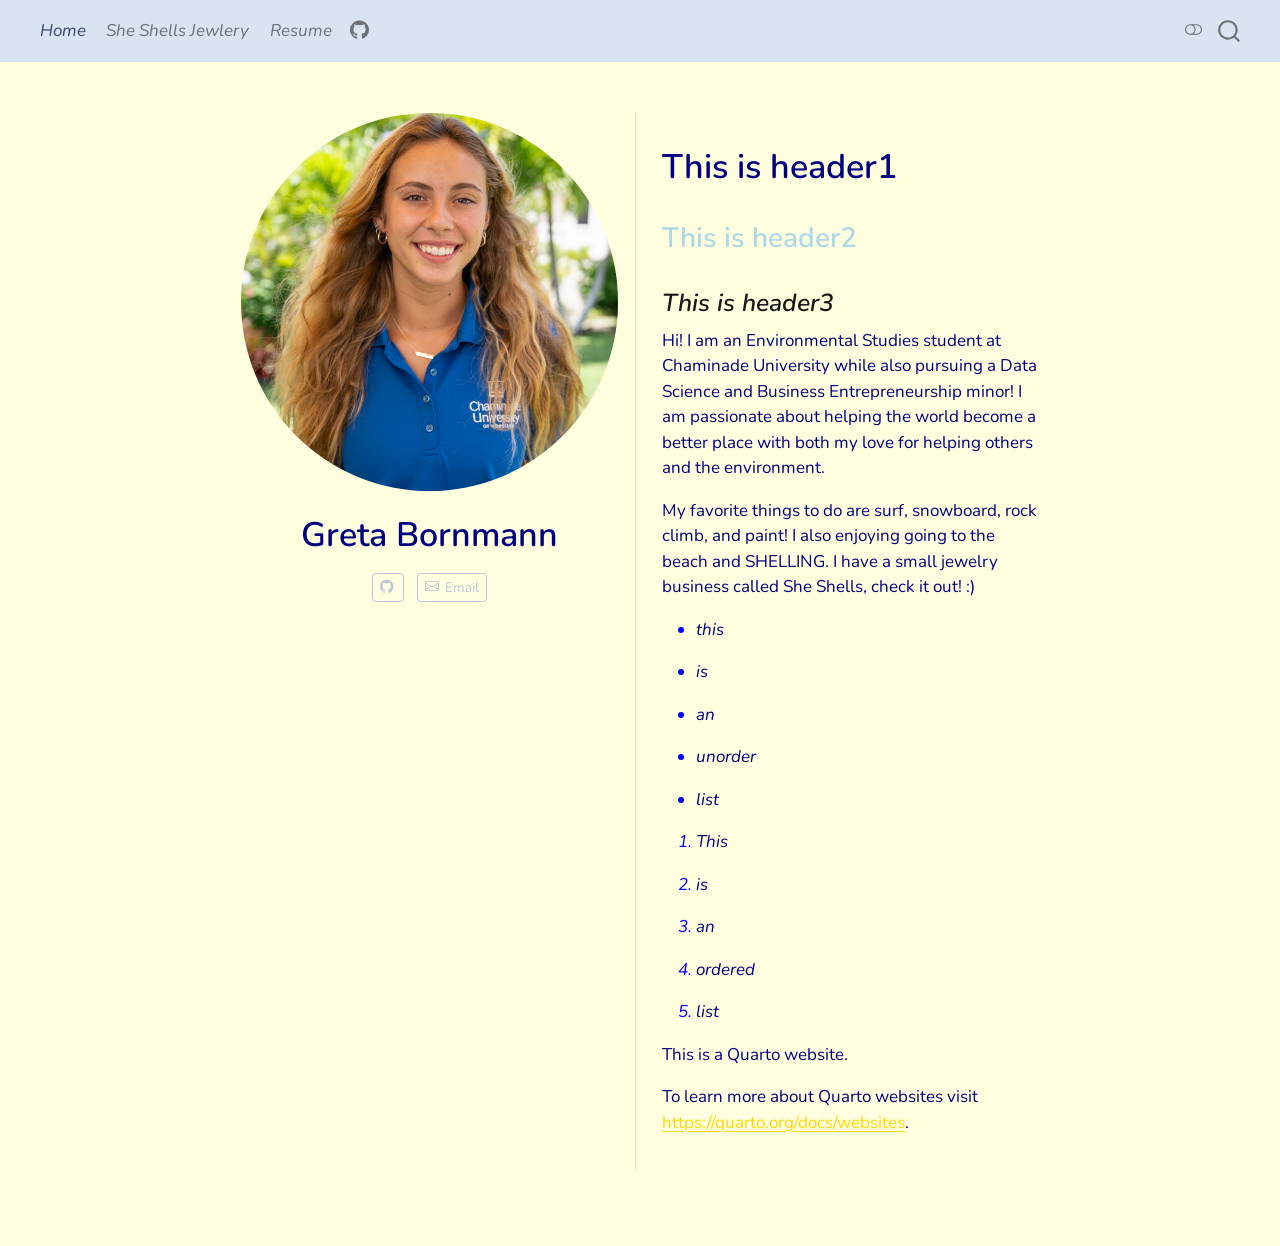
<file: docs/index.html>
<!DOCTYPE html>
<html xmlns="http://www.w3.org/1999/xhtml" lang="en" xml:lang="en"><head>

<meta charset="utf-8">
<meta name="generator" content="quarto-1.10.18">

<meta name="viewport" content="width=device-width, initial-scale=1.0, user-scalable=yes">


<title>Greta Bornmann</title>
<style>
/* Default styles provided by pandoc.
** See https://pandoc.org/MANUAL.html#variables-for-html for config info.
*/
span.smallcaps{font-variant: small-caps;}
div.columns{display: flex; gap: 1.5em;}
div.column{flex: auto;}
@media screen {
div.columns{gap: min(4vw, 1.5em);}
div.column{overflow-x: auto;}
}
div.hanging-indent{margin-left: 1.5em; text-indent: -1.5em;}
ul.task-list{list-style: none;}
ul.task-list li input[type="checkbox"] {
  width: 0.8em;
  margin: 0 0.8em 0.2em -1em; /* quarto-specific, see https://github.com/quarto-dev/quarto-cli/issues/4556 */ 
  vertical-align: middle;
}
</style>


<script src="site_libs/quarto-nav/quarto-nav.js"></script>
<script src="site_libs/quarto-nav/headroom.min.js"></script>
<script src="site_libs/clipboard/clipboard.min.js"></script>
<script src="site_libs/quarto-search/autocomplete.umd.js"></script>
<script src="site_libs/quarto-search/fuse.min.js"></script>
<script src="site_libs/quarto-search/quarto-search.js"></script>
<meta name="quarto:offset" content="./">
<script src="site_libs/quarto-html/quarto.js" type="module"></script>
<script src="site_libs/quarto-html/tabsets/tabsets.js" type="module"></script>
<script src="site_libs/quarto-html/popper.min.js"></script>
<script src="site_libs/quarto-html/tippy.umd.min.js"></script>
<link href="site_libs/quarto-html/tippy.css" rel="stylesheet">
<link href="site_libs/quarto-html/quarto-syntax-highlighting-64a204ab8560d761af7679ceaba22944.css" rel="stylesheet" class="quarto-color-scheme" id="quarto-text-highlighting-styles">
<link href="site_libs/quarto-html/quarto-syntax-highlighting-dark-b85bc7c33db8c58e0ec93c3465666fed.css" rel="stylesheet" class="quarto-color-scheme quarto-color-alternate" id="quarto-text-highlighting-styles">
<link href="site_libs/quarto-html/quarto-syntax-highlighting-64a204ab8560d761af7679ceaba22944.css" rel="stylesheet" class="quarto-color-scheme-extra" id="quarto-text-highlighting-styles">
<script src="site_libs/bootstrap/bootstrap.min.js"></script>
<link href="site_libs/bootstrap/bootstrap-icons.css" rel="stylesheet">
<link href="site_libs/bootstrap/bootstrap-d75ee4a9bff95e00ed5a6c28d82edab7.min.css" rel="stylesheet" append-hash="true" class="quarto-color-scheme" id="quarto-bootstrap" data-mode="light">
<link href="site_libs/bootstrap/bootstrap-dark-dc6595b706c70f9c1be6ead1ee7c2237.min.css" rel="stylesheet" append-hash="true" class="quarto-color-scheme quarto-color-alternate" id="quarto-bootstrap" data-mode="dark">
<link href="site_libs/bootstrap/bootstrap-d75ee4a9bff95e00ed5a6c28d82edab7.min.css" rel="stylesheet" append-hash="true" class="quarto-color-scheme-extra" id="quarto-bootstrap" data-mode="light">
<script id="quarto-search-options" type="application/json">{
  "location": "navbar",
  "copy-button": false,
  "collapse-after": 3,
  "panel-placement": "end",
  "type": "overlay",
  "limit": 50,
  "keyboard-shortcut": [
    "f",
    "/",
    "s"
  ],
  "show-item-context": false,
  "language": {
    "search-no-results-text": "No results",
    "search-matching-documents-text": "matching documents",
    "search-copy-link-title": "Copy link to search",
    "search-hide-matches-text": "Hide additional matches",
    "search-more-match-text": "more match in this document",
    "search-more-matches-text": "more matches in this document",
    "search-clear-button-title": "Clear",
    "search-text-placeholder": "",
    "search-detached-cancel-button-title": "Cancel",
    "search-submit-button-title": "Submit",
    "search-label": "Search"
  }
}</script>


<link rel="stylesheet" href="styles.css">
</head>

<body class="nav-fixed fullcontent quarto-light"><script id="quarto-html-before-body" type="application/javascript">
    const toggleBodyColorMode = (bsSheetEl) => {
      const mode = bsSheetEl.getAttribute("data-mode");
      const bodyEl = window.document.querySelector("body");
      if (mode === "dark") {
        bodyEl.classList.add("quarto-dark");
        bodyEl.classList.remove("quarto-light");
      } else {
        bodyEl.classList.add("quarto-light");
        bodyEl.classList.remove("quarto-dark");
      }
    }
    const toggleBodyColorPrimary = () => {
      const bsSheetEl = window.document.querySelector("link#quarto-bootstrap:not([rel=disabled-stylesheet])");
      if (bsSheetEl) {
        toggleBodyColorMode(bsSheetEl);
      }
    }
    const setColorSchemeToggle = (alternate) => {
      const toggles = window.document.querySelectorAll('.quarto-color-scheme-toggle');
      for (let i=0; i < toggles.length; i++) {
        const toggle = toggles[i];
        if (toggle) {
          if (alternate) {
            toggle.classList.add("alternate");
          } else {
            toggle.classList.remove("alternate");
          }
        }
      }
    };
    const toggleColorMode = (alternate) => {
      // Switch the stylesheets
      const primaryStylesheets = window.document.querySelectorAll('link.quarto-color-scheme:not(.quarto-color-alternate)');
      const alternateStylesheets = window.document.querySelectorAll('link.quarto-color-scheme.quarto-color-alternate');
      manageTransitions('#quarto-margin-sidebar .nav-link', false);
      if (alternate) {
        // note: dark is layered on light, we don't disable primary!
        enableStylesheet(alternateStylesheets);
        for (const sheetNode of alternateStylesheets) {
          if (sheetNode.id === "quarto-bootstrap") {
            toggleBodyColorMode(sheetNode);
          }
        }
      } else {
        disableStylesheet(alternateStylesheets);
        enableStylesheet(primaryStylesheets)
        toggleBodyColorPrimary();
      }
      manageTransitions('#quarto-margin-sidebar .nav-link', true);
      // Switch the toggles
      setColorSchemeToggle(alternate)
      // Hack to workaround the fact that safari doesn't
      // properly recolor the scrollbar when toggling (#1455)
      if (navigator.userAgent.indexOf('Safari') > 0 && navigator.userAgent.indexOf('Chrome') == -1) {
        manageTransitions("body", false);
        window.scrollTo(0, 1);
        setTimeout(() => {
          window.scrollTo(0, 0);
          manageTransitions("body", true);
        }, 40);
      }
    }
    const disableStylesheet = (stylesheets) => {
      for (let i=0; i < stylesheets.length; i++) {
        const stylesheet = stylesheets[i];
        stylesheet.rel = 'disabled-stylesheet';
      }
    }
    const enableStylesheet = (stylesheets) => {
      for (let i=0; i < stylesheets.length; i++) {
        const stylesheet = stylesheets[i];
        if(stylesheet.rel !== 'stylesheet') { // for Chrome, which will still FOUC without this check
          stylesheet.rel = 'stylesheet';
        }
      }
    }
    const manageTransitions = (selector, allowTransitions) => {
      const els = window.document.querySelectorAll(selector);
      for (let i=0; i < els.length; i++) {
        const el = els[i];
        if (allowTransitions) {
          el.classList.remove('notransition');
        } else {
          el.classList.add('notransition');
        }
      }
    }
    const isFileUrl = () => {
      return window.location.protocol === 'file:';
    }
    const hasAlternateSentinel = () => {
      let styleSentinel = getColorSchemeSentinel();
      if (styleSentinel !== null) {
        return styleSentinel === "alternate";
      } else {
        return false;
      }
    }
    const setStyleSentinel = (alternate) => {
      const value = alternate ? "alternate" : "default";
      if (!isFileUrl()) {
        window.localStorage.setItem("quarto-color-scheme", value);
      } else {
        localAlternateSentinel = value;
      }
    }
    const getColorSchemeSentinel = () => {
      if (!isFileUrl()) {
        const storageValue = window.localStorage.getItem("quarto-color-scheme");
        return storageValue != null ? storageValue : localAlternateSentinel;
      } else {
        return localAlternateSentinel;
      }
    }
    const toggleGiscusIfUsed = (isAlternate, darkModeDefault) => {
      const baseTheme = document.querySelector('#giscus-base-theme')?.value ?? 'light';
      const alternateTheme = document.querySelector('#giscus-alt-theme')?.value ?? 'dark';
      let newTheme = '';
      if(authorPrefersDark) {
        newTheme = isAlternate ? baseTheme : alternateTheme;
      } else {
        newTheme = isAlternate ? alternateTheme : baseTheme;
      }
      const changeGiscusTheme = () => {
        // From: https://github.com/giscus/giscus/issues/336
        const sendMessage = (message) => {
          const iframe = document.querySelector('iframe.giscus-frame');
          if (!iframe) return;
          iframe.contentWindow.postMessage({ giscus: message }, 'https://giscus.app');
        }
        sendMessage({
          setConfig: {
            theme: newTheme
          }
        });
      }
      const isGiscussLoaded = window.document.querySelector('iframe.giscus-frame') !== null;
      if (isGiscussLoaded) {
        changeGiscusTheme();
      }
    };
    const authorPrefersDark = false;
    const darkModeDefault = authorPrefersDark;
      document.querySelector('link#quarto-text-highlighting-styles.quarto-color-scheme-extra').rel = 'disabled-stylesheet';
      document.querySelector('link#quarto-bootstrap.quarto-color-scheme-extra').rel = 'disabled-stylesheet';
    let localAlternateSentinel = darkModeDefault ? 'alternate' : 'default';
    // Dark / light mode switch
    window.quartoToggleColorScheme = () => {
      // Read the current dark / light value
      let toAlternate = !hasAlternateSentinel();
      toggleColorMode(toAlternate);
      setStyleSentinel(toAlternate);
      toggleGiscusIfUsed(toAlternate, darkModeDefault);
      window.dispatchEvent(new Event('resize'));
    };
    // Switch to dark mode if need be
    if (hasAlternateSentinel()) {
      toggleColorMode(true);
    } else {
      toggleColorMode(false);
    }
  </script>

<div id="quarto-search-results"></div>
  <header id="quarto-header" class="headroom fixed-top">
    <nav class="navbar navbar-expand-lg " data-bs-theme="dark">
      <div class="navbar-container container-fluid">
            <div id="quarto-search" class="" title="Search"></div>
          <button class="navbar-toggler" type="button" data-bs-toggle="collapse" data-bs-target="#navbarCollapse" aria-controls="navbarCollapse" role="menu" aria-expanded="false" aria-label="Toggle navigation" onclick="if (window.quartoToggleHeadroom) { window.quartoToggleHeadroom(); }">
  <span class="navbar-toggler-icon"></span>
</button>
          <div class="collapse navbar-collapse" id="navbarCollapse">
            <ul class="navbar-nav navbar-nav-scroll me-auto">
  <li class="nav-item">
    <a class="nav-link active" href="./index.html" aria-current="page"> 
<span class="menu-text">Home</span></a>
  </li>  
  <li class="nav-item">
    <a class="nav-link" href="./sheshells.html"> 
<span class="menu-text">She Shells Jewlery</span></a>
  </li>  
  <li class="nav-item">
    <a class="nav-link" href="./resume.html"> 
<span class="menu-text">Resume</span></a>
  </li>  
  <li class="nav-item compact">
    <a class="nav-link" href="https://github.com/dashboard" target="blank"> <i class="bi bi-github" role="img">
</i> 
<span class="menu-text"></span></a>
  </li>  
</ul>
          </div> <!-- /navcollapse -->
            <div class="quarto-navbar-tools">
  <a href="" class="quarto-color-scheme-toggle quarto-navigation-tool  px-1" onclick="window.quartoToggleColorScheme(); return false;" title="Toggle dark mode"><i class="bi"></i></a>
</div>
      </div> <!-- /container-fluid -->
    </nav>
</header>
<!-- content -->
<div id="quarto-content" class="quarto-container page-columns page-rows-contents page-layout-article page-navbar">
<!-- sidebar -->
<!-- margin-sidebar -->
    
<!-- main -->
<div class="quarto-about-trestles">
  <div class="about-entity">
    <img src="media/Greta.Headshot (1).jpg" class="about-image
  round " style="height: 10cm; width: 10cm;">
<header id="title-block-header" class="quarto-title-block default">
<div class="quarto-title">
<h1 class="title">Greta Bornmann</h1>
</div>
<div class="quarto-title-meta">
  </div>
</header>
    <div class="about-links">
  <a href="https://github.com/gret-born" class="about-link" rel="" target="blank">
    <i class="bi bi-github"></i>
     <span class="about-link-text"></span>
  </a>
  <a href="mailto:gretabornmann277@gmail.com" class="about-link" rel="" target="">
    <i class="bi bi-envelope"></i>
     <span class="about-link-text">Email</span>
  </a>
</div>
  </div>
  <div class="about-contents"><main class="content" id="quarto-document-content">

<section id="this-is-header1" class="level1">
<h1>This is header1</h1>
<section id="this-is-header2" class="level2">
<h2 data-anchor-id="this-is-header2">This is header2</h2>
<section id="this-is-header3" class="level3">
<h3 data-anchor-id="this-is-header3">This is header3</h3>
<p>Hi! I am an Environmental Studies student at Chaminade University while also pursuing a Data Science and Business Entrepreneurship minor! I am passionate about helping the world become a better place with both my love for helping others and the environment.</p>
<p>My favorite things to do are surf, snowboard, rock climb, and paint! I also enjoying going to the beach and SHELLING. I have a small jewelry business called She Shells, check it out! :)</p>
<ul>
<li><p>this</p></li>
<li><p>is</p></li>
<li><p>an</p></li>
<li><p>unorder</p></li>
<li><p>list</p></li>
</ul>
<ol type="1">
<li><p>This</p></li>
<li><p>is</p></li>
<li><p>an</p></li>
<li><p>ordered</p></li>
<li><p>list</p></li>
</ol>
<p>This is a Quarto website.</p>
<p>To learn more about Quarto websites visit <a href="https://quarto.org/docs/websites" class="uri">https://quarto.org/docs/websites</a>.</p>


</section>
</section>
</section>
</main></div>
</div>
 <!-- /main -->
<script id="quarto-html-after-body" type="application/javascript">
  window.document.addEventListener("DOMContentLoaded", function (event) {
    // Ensure there is a toggle, if there isn't float one in the top right
    if (window.document.querySelector('.quarto-color-scheme-toggle') === null) {
      const a = window.document.createElement('a');
      a.classList.add('top-right');
      a.classList.add('quarto-color-scheme-toggle');
      a.href = "";
      a.onclick = function() { try { window.quartoToggleColorScheme(); } catch {} return false; };
      const i = window.document.createElement("i");
      i.classList.add('bi');
      a.appendChild(i);
      window.document.body.appendChild(a);
    }
    setColorSchemeToggle(hasAlternateSentinel())
    const isCodeAnnotation = (el) => {
      for (const clz of el.classList) {
        if (clz.startsWith('code-annotation-')) {                     
          return true;
        }
      }
      return false;
    }
    const onCopySuccess = function(e) {
      // button target
      const button = e.trigger;
      // don't keep focus
      button.blur();
      // flash "checked"
      button.classList.add('code-copy-button-checked');
      var currentTitle = button.getAttribute("title");
      button.setAttribute("title", "Copied!");
      let tooltip;
      if (window.bootstrap) {
        button.setAttribute("data-bs-toggle", "tooltip");
        button.setAttribute("data-bs-placement", "left");
        button.setAttribute("data-bs-title", "Copied!");
        tooltip = new bootstrap.Tooltip(button, 
          { trigger: "manual", 
            customClass: "code-copy-button-tooltip",
            offset: [0, -8]});
        tooltip.show();    
      }
      setTimeout(function() {
        if (tooltip) {
          tooltip.hide();
          button.removeAttribute("data-bs-title");
          button.removeAttribute("data-bs-toggle");
          button.removeAttribute("data-bs-placement");
        }
        button.setAttribute("title", currentTitle);
        button.classList.remove('code-copy-button-checked');
      }, 1000);
      // clear code selection
      e.clearSelection();
    }
    const getTextToCopy = function(trigger) {
      const outerScaffold = trigger.parentElement.cloneNode(true);
      const codeEl = outerScaffold.querySelector('code');
      for (const childEl of codeEl.children) {
        if (isCodeAnnotation(childEl)) {
          childEl.remove();
        }
      }
      return codeEl.innerText;
    }
    const clipboard = new window.ClipboardJS('.code-copy-button:not([data-in-quarto-modal])', {
      text: getTextToCopy
    });
    clipboard.on('success', onCopySuccess);
    if (window.document.getElementById('quarto-embedded-source-code-modal')) {
      const clipboardModal = new window.ClipboardJS('.code-copy-button[data-in-quarto-modal]', {
        text: getTextToCopy,
        container: window.document.getElementById('quarto-embedded-source-code-modal')
      });
      clipboardModal.on('success', onCopySuccess);
    }
      var localhostRegex = new RegExp(/^(?:http|https):\/\/localhost\:?[0-9]*\//);
      var mailtoRegex = new RegExp(/^mailto:/);
        var filterRegex = new RegExp('/' + window.location.host + '/');
      var isInternal = (href) => {
          return filterRegex.test(href) || localhostRegex.test(href) || mailtoRegex.test(href);
      }
      // Inspect non-navigation links and adorn them if external
     var links = window.document.querySelectorAll('a[href]:not(.nav-link):not(.navbar-brand):not(.toc-action):not(.sidebar-link):not(.sidebar-item-toggle):not(.pagination-link):not(.no-external):not([aria-hidden]):not(.dropdown-item):not(.quarto-navigation-tool):not(.about-link)');
      for (var i=0; i<links.length; i++) {
        const link = links[i];
        if (!isInternal(link.href)) {
          // undo the damage that might have been done by quarto-nav.js in the case of
          // links that we want to consider external
          if (link.dataset.originalHref !== undefined) {
            link.href = link.dataset.originalHref;
          }
        }
      }
    function tippyHover(el, contentFn, onTriggerFn, onUntriggerFn) {
      const config = {
        allowHTML: true,
        maxWidth: 500,
        delay: 100,
        arrow: false,
        appendTo: function(el) {
            return el.parentElement;
        },
        interactive: true,
        interactiveBorder: 10,
        theme: 'quarto',
        placement: 'bottom-start',
      };
      if (contentFn) {
        config.content = contentFn;
      }
      if (onTriggerFn) {
        config.onTrigger = onTriggerFn;
      }
      if (onUntriggerFn) {
        config.onUntrigger = onUntriggerFn;
      }
      window.tippy(el, config); 
    }
    const noterefs = window.document.querySelectorAll('a[role="doc-noteref"]');
    for (var i=0; i<noterefs.length; i++) {
      const ref = noterefs[i];
      tippyHover(ref, function() {
        // use id or data attribute instead here
        let href = ref.getAttribute('data-footnote-href') || ref.getAttribute('href');
        try { href = new URL(href).hash; } catch {}
        const id = href.replace(/^#\/?/, "");
        const note = window.document.getElementById(id);
        if (note) {
          return note.innerHTML;
        } else {
          return "";
        }
      });
    }
    const xrefs = window.document.querySelectorAll('a.quarto-xref');
    const processXRef = (id, note) => {
      // Strip column container classes
      const stripColumnClz = (el) => {
        el.classList.remove("page-full", "page-columns");
        if (el.children) {
          for (const child of el.children) {
            stripColumnClz(child);
          }
        }
      }
      stripColumnClz(note)
      if (id === null || id.startsWith('sec-')) {
        // Special case sections, only their first couple elements
        const container = document.createElement("div");
        if (note.children && note.children.length > 2) {
          container.appendChild(note.children[0].cloneNode(true));
          for (let i = 1; i < note.children.length; i++) {
            const child = note.children[i];
            if (child.tagName === "P" && child.innerText === "") {
              continue;
            } else {
              container.appendChild(child.cloneNode(true));
              break;
            }
          }
          if (window.Quarto?.typesetMath) {
            window.Quarto.typesetMath(container);
          }
          return container.innerHTML
        } else {
          if (window.Quarto?.typesetMath) {
            window.Quarto.typesetMath(note);
          }
          return note.innerHTML;
        }
      } else {
        // Remove any anchor links if they are present
        const anchorLink = note.querySelector('a.anchorjs-link');
        if (anchorLink) {
          anchorLink.remove();
        }
        if (window.Quarto?.typesetMath) {
          window.Quarto.typesetMath(note);
        }
        if (note.classList.contains("callout")) {
          return note.outerHTML;
        } else {
          return note.innerHTML;
        }
      }
    }
    for (var i=0; i<xrefs.length; i++) {
      const xref = xrefs[i];
      tippyHover(xref, undefined, function(instance) {
        instance.disable();
        let url = xref.getAttribute('href');
        let hash = undefined; 
        if (url.startsWith('#')) {
          hash = url;
        } else {
          try { hash = new URL(url).hash; } catch {}
        }
        if (hash) {
          const id = hash.replace(/^#\/?/, "");
          const note = window.document.getElementById(id);
          if (note !== null) {
            try {
              const html = processXRef(id, note.cloneNode(true));
              instance.setContent(html);
            } finally {
              instance.enable();
              instance.show();
            }
          } else {
            // See if we can fetch this
            fetch(url.split('#')[0])
            .then(res => res.text())
            .then(html => {
              const parser = new DOMParser();
              const htmlDoc = parser.parseFromString(html, "text/html");
              const note = htmlDoc.getElementById(id);
              if (note !== null) {
                const html = processXRef(id, note);
                instance.setContent(html);
              } 
            }).finally(() => {
              instance.enable();
              instance.show();
            });
          }
        } else {
          // See if we can fetch a full url (with no hash to target)
          // This is a special case and we should probably do some content thinning / targeting
          fetch(url)
          .then(res => res.text())
          .then(html => {
            const parser = new DOMParser();
            const htmlDoc = parser.parseFromString(html, "text/html");
            const note = htmlDoc.querySelector('main.content');
            if (note !== null) {
              // This should only happen for chapter cross references
              // (since there is no id in the URL)
              // remove the first header
              if (note.children.length > 0 && note.children[0].tagName === "HEADER") {
                note.children[0].remove();
              }
              const html = processXRef(null, note);
              instance.setContent(html);
            } 
          }).finally(() => {
            instance.enable();
            instance.show();
          });
        }
      }, function(instance) {
      });
    }
        let selectedAnnoteEl;
        const selectorForAnnotation = ( cell, annotation) => {
          let cellAttr = 'data-code-cell="' + cell + '"';
          let lineAttr = 'data-code-annotation="' +  annotation + '"';
          const selector = 'span[' + cellAttr + '][' + lineAttr + ']';
          return selector;
        }
        const selectCodeLines = (annoteEl) => {
          const doc = window.document;
          const targetCell = annoteEl.getAttribute("data-target-cell");
          const targetAnnotation = annoteEl.getAttribute("data-target-annotation");
          const annoteSpan = window.document.querySelector(selectorForAnnotation(targetCell, targetAnnotation));
          const lines = annoteSpan.getAttribute("data-code-lines").split(",");
          const lineIds = lines.map((line) => {
            return targetCell + "-" + line;
          })
          let top = null;
          let height = null;
          let parent = null;
          if (lineIds.length > 0) {
              //compute the position of the single el (top and bottom and make a div)
              const el = window.document.getElementById(lineIds[0]);
              top = el.offsetTop;
              height = el.offsetHeight;
              parent = el.parentElement.parentElement;
            if (lineIds.length > 1) {
              const lastEl = window.document.getElementById(lineIds[lineIds.length - 1]);
              const bottom = lastEl.offsetTop + lastEl.offsetHeight;
              height = bottom - top;
            }
            if (top !== null && height !== null && parent !== null) {
              // cook up a div (if necessary) and position it 
              let div = window.document.getElementById("code-annotation-line-highlight");
              if (div === null) {
                div = window.document.createElement("div");
                div.setAttribute("id", "code-annotation-line-highlight");
                div.style.position = 'absolute';
                parent.appendChild(div);
              }
              div.style.top = top - 2 + "px";
              div.style.height = height + 4 + "px";
              div.style.left = 0;
              let gutterDiv = window.document.getElementById("code-annotation-line-highlight-gutter");
              if (gutterDiv === null) {
                gutterDiv = window.document.createElement("div");
                gutterDiv.setAttribute("id", "code-annotation-line-highlight-gutter");
                gutterDiv.style.position = 'absolute';
                const codeCell = window.document.getElementById(targetCell);
                const gutter = codeCell.querySelector('.code-annotation-gutter');
                gutter.appendChild(gutterDiv);
              }
              gutterDiv.style.top = top - 2 + "px";
              gutterDiv.style.height = height + 4 + "px";
            }
            selectedAnnoteEl = annoteEl;
          }
        };
        const unselectCodeLines = () => {
          const elementsIds = ["code-annotation-line-highlight", "code-annotation-line-highlight-gutter"];
          elementsIds.forEach((elId) => {
            const div = window.document.getElementById(elId);
            if (div) {
              div.remove();
            }
          });
          selectedAnnoteEl = undefined;
        };
          // Handle positioning of the toggle
      window.addEventListener(
        "resize",
        throttle(() => {
          elRect = undefined;
          if (selectedAnnoteEl) {
            selectCodeLines(selectedAnnoteEl);
          }
        }, 10)
      );
      function throttle(fn, ms) {
      let throttle = false;
      let timer;
        return (...args) => {
          if(!throttle) { // first call gets through
              fn.apply(this, args);
              throttle = true;
          } else { // all the others get throttled
              if(timer) clearTimeout(timer); // cancel #2
              timer = setTimeout(() => {
                fn.apply(this, args);
                timer = throttle = false;
              }, ms);
          }
        };
      }
        // Attach click handler to the DT
        const annoteDls = window.document.querySelectorAll('dt[data-target-cell]');
        for (const annoteDlNode of annoteDls) {
          annoteDlNode.addEventListener('click', (event) => {
            const clickedEl = event.target;
            if (clickedEl !== selectedAnnoteEl) {
              unselectCodeLines();
              const activeEl = window.document.querySelector('dt[data-target-cell].code-annotation-active');
              if (activeEl) {
                activeEl.classList.remove('code-annotation-active');
              }
              selectCodeLines(clickedEl);
              clickedEl.classList.add('code-annotation-active');
            } else {
              // Unselect the line
              unselectCodeLines();
              clickedEl.classList.remove('code-annotation-active');
            }
          });
        }
    const findCites = (el) => {
      const parentEl = el.parentElement;
      if (parentEl) {
        const cites = parentEl.dataset.cites;
        if (cites) {
          return {
            el,
            cites: cites.split(' ')
          };
        } else {
          return findCites(el.parentElement)
        }
      } else {
        return undefined;
      }
    };
    var bibliorefs = window.document.querySelectorAll('a[role="doc-biblioref"]');
    for (var i=0; i<bibliorefs.length; i++) {
      const ref = bibliorefs[i];
      const citeInfo = findCites(ref);
      if (citeInfo) {
        tippyHover(citeInfo.el, function() {
          var popup = window.document.createElement('div');
          citeInfo.cites.forEach(function(cite) {
            var citeDiv = window.document.createElement('div');
            citeDiv.classList.add('hanging-indent');
            citeDiv.classList.add('csl-entry');
            var biblioDiv = window.document.getElementById('ref-' + cite);
            if (biblioDiv) {
              citeDiv.innerHTML = biblioDiv.innerHTML;
            }
            popup.appendChild(citeDiv);
          });
          return popup.innerHTML;
        });
      }
    }
  });
  </script>
</div> <!-- /content -->




</body></html>
</file>
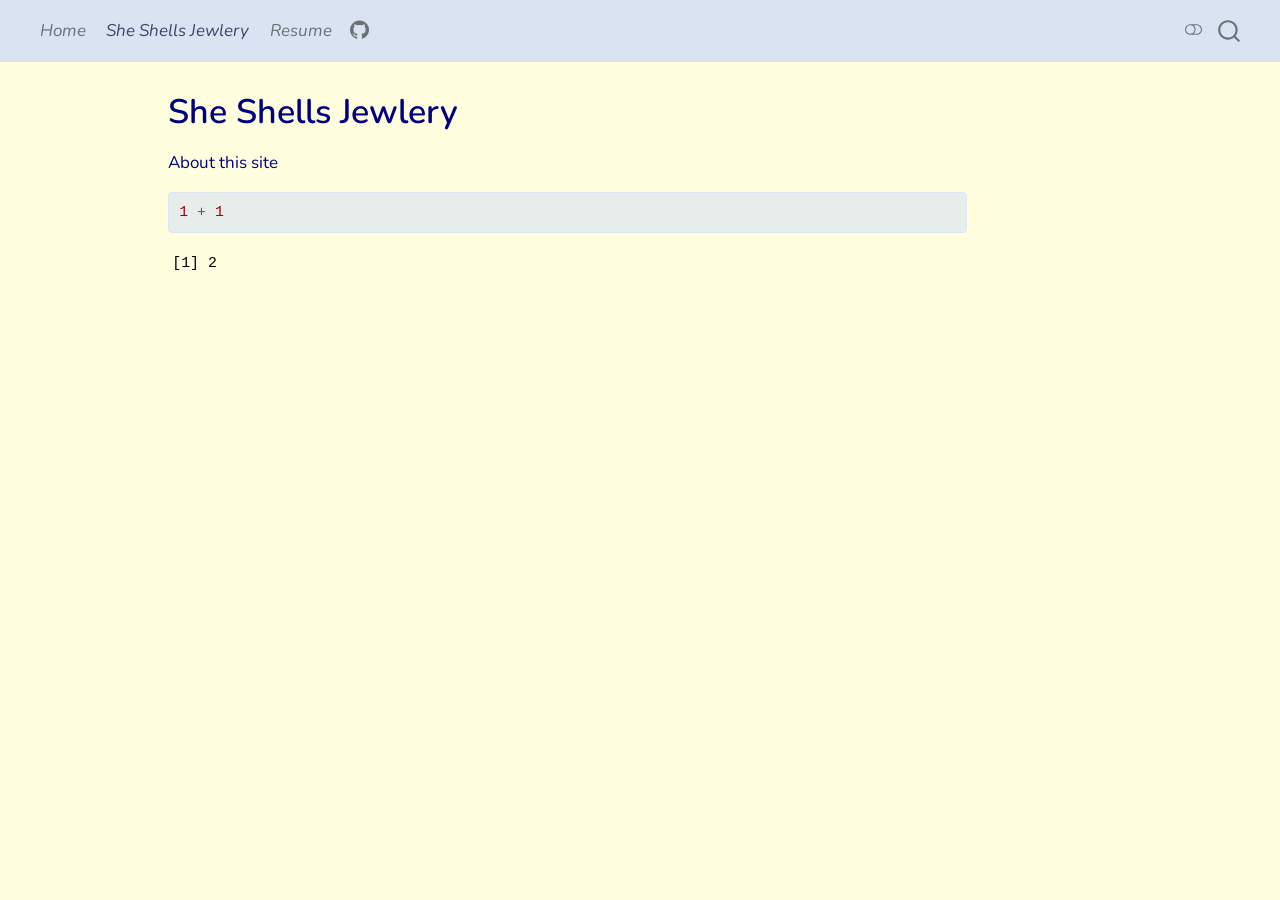
<file: docs/about.html>
<!DOCTYPE html>
<html xmlns="http://www.w3.org/1999/xhtml" lang="en" xml:lang="en"><head>

<meta charset="utf-8">
<meta name="generator" content="quarto-1.10.18">

<meta name="viewport" content="width=device-width, initial-scale=1.0, user-scalable=yes">


<title>She Shells Jewlery</title>
<style>
/* Default styles provided by pandoc.
** See https://pandoc.org/MANUAL.html#variables-for-html for config info.
*/
span.smallcaps{font-variant: small-caps;}
div.columns{display: flex; gap: 1.5em;}
div.column{flex: auto;}
@media screen {
div.columns{gap: min(4vw, 1.5em);}
div.column{overflow-x: auto;}
}
div.hanging-indent{margin-left: 1.5em; text-indent: -1.5em;}
ul.task-list{list-style: none;}
ul.task-list li input[type="checkbox"] {
  width: 0.8em;
  margin: 0 0.8em 0.2em -1em; /* quarto-specific, see https://github.com/quarto-dev/quarto-cli/issues/4556 */ 
  vertical-align: middle;
}
/* CSS for syntax highlighting */
html { -webkit-text-size-adjust: 100%; }
pre > code.sourceCode { white-space: pre; position: relative; }
pre > code.sourceCode > span { display: inline-block; line-height: 1.25; }
pre > code.sourceCode > span:empty { height: 1.2em; }
.sourceCode { overflow: visible; }
code.sourceCode > span { color: inherit; text-decoration: inherit; }
div.sourceCode { margin: 1em 0; }
pre.sourceCode { margin: 0; }
@media screen {
div.sourceCode { overflow: auto; }
}
@media print {
pre > code.sourceCode { white-space: pre-wrap; }
pre > code.sourceCode > span { text-indent: -5em; padding-left: 5em; }
}
pre.numberSource code
  { counter-reset: source-line 0; }
pre.numberSource code > span
  { position: relative; left: -4em; counter-increment: source-line; }
pre.numberSource code > span > a:first-child::before
  { content: counter(source-line);
    position: relative; left: -1em; text-align: right; vertical-align: baseline;
    border: none; display: inline-block;
    -webkit-touch-callout: none; -webkit-user-select: none;
    -khtml-user-select: none; -moz-user-select: none;
    -ms-user-select: none; user-select: none;
    padding: 0 4px; width: 4em;
  }
pre.numberSource { margin-left: 3em;  padding-left: 4px; }
div.sourceCode
  {   }
@media screen {
pre > code.sourceCode > span > a:first-child::before { text-decoration: underline; }
}
</style>


<script src="site_libs/quarto-nav/quarto-nav.js"></script>
<script src="site_libs/quarto-nav/headroom.min.js"></script>
<script src="site_libs/clipboard/clipboard.min.js"></script>
<script src="site_libs/quarto-search/autocomplete.umd.js"></script>
<script src="site_libs/quarto-search/fuse.min.js"></script>
<script src="site_libs/quarto-search/quarto-search.js"></script>
<meta name="quarto:offset" content="./">
<script src="site_libs/quarto-html/quarto.js" type="module"></script>
<script src="site_libs/quarto-html/tabsets/tabsets.js" type="module"></script>
<script src="site_libs/quarto-html/popper.min.js"></script>
<script src="site_libs/quarto-html/tippy.umd.min.js"></script>
<script src="site_libs/quarto-html/anchor.min.js"></script>
<link href="site_libs/quarto-html/tippy.css" rel="stylesheet">
<link href="site_libs/quarto-html/quarto-syntax-highlighting-64a204ab8560d761af7679ceaba22944.css" rel="stylesheet" class="quarto-color-scheme" id="quarto-text-highlighting-styles">
<link href="site_libs/quarto-html/quarto-syntax-highlighting-dark-b85bc7c33db8c58e0ec93c3465666fed.css" rel="stylesheet" class="quarto-color-scheme quarto-color-alternate" id="quarto-text-highlighting-styles">
<link href="site_libs/quarto-html/quarto-syntax-highlighting-64a204ab8560d761af7679ceaba22944.css" rel="stylesheet" class="quarto-color-scheme-extra" id="quarto-text-highlighting-styles">
<script src="site_libs/bootstrap/bootstrap.min.js"></script>
<link href="site_libs/bootstrap/bootstrap-icons.css" rel="stylesheet">
<link href="site_libs/bootstrap/bootstrap-d75ee4a9bff95e00ed5a6c28d82edab7.min.css" rel="stylesheet" append-hash="true" class="quarto-color-scheme" id="quarto-bootstrap" data-mode="light">
<link href="site_libs/bootstrap/bootstrap-dark-dc6595b706c70f9c1be6ead1ee7c2237.min.css" rel="stylesheet" append-hash="true" class="quarto-color-scheme quarto-color-alternate" id="quarto-bootstrap" data-mode="dark">
<link href="site_libs/bootstrap/bootstrap-d75ee4a9bff95e00ed5a6c28d82edab7.min.css" rel="stylesheet" append-hash="true" class="quarto-color-scheme-extra" id="quarto-bootstrap" data-mode="light">
<script id="quarto-search-options" type="application/json">{
  "location": "navbar",
  "copy-button": false,
  "collapse-after": 3,
  "panel-placement": "end",
  "type": "overlay",
  "limit": 50,
  "keyboard-shortcut": [
    "f",
    "/",
    "s"
  ],
  "show-item-context": false,
  "language": {
    "search-no-results-text": "No results",
    "search-matching-documents-text": "matching documents",
    "search-copy-link-title": "Copy link to search",
    "search-hide-matches-text": "Hide additional matches",
    "search-more-match-text": "more match in this document",
    "search-more-matches-text": "more matches in this document",
    "search-clear-button-title": "Clear",
    "search-text-placeholder": "",
    "search-detached-cancel-button-title": "Cancel",
    "search-submit-button-title": "Submit",
    "search-label": "Search"
  }
}</script>


<link rel="stylesheet" href="styles.css">
</head>

<body class="nav-fixed quarto-light"><script id="quarto-html-before-body" type="application/javascript">
    const toggleBodyColorMode = (bsSheetEl) => {
      const mode = bsSheetEl.getAttribute("data-mode");
      const bodyEl = window.document.querySelector("body");
      if (mode === "dark") {
        bodyEl.classList.add("quarto-dark");
        bodyEl.classList.remove("quarto-light");
      } else {
        bodyEl.classList.add("quarto-light");
        bodyEl.classList.remove("quarto-dark");
      }
    }
    const toggleBodyColorPrimary = () => {
      const bsSheetEl = window.document.querySelector("link#quarto-bootstrap:not([rel=disabled-stylesheet])");
      if (bsSheetEl) {
        toggleBodyColorMode(bsSheetEl);
      }
    }
    const setColorSchemeToggle = (alternate) => {
      const toggles = window.document.querySelectorAll('.quarto-color-scheme-toggle');
      for (let i=0; i < toggles.length; i++) {
        const toggle = toggles[i];
        if (toggle) {
          if (alternate) {
            toggle.classList.add("alternate");
          } else {
            toggle.classList.remove("alternate");
          }
        }
      }
    };
    const toggleColorMode = (alternate) => {
      // Switch the stylesheets
      const primaryStylesheets = window.document.querySelectorAll('link.quarto-color-scheme:not(.quarto-color-alternate)');
      const alternateStylesheets = window.document.querySelectorAll('link.quarto-color-scheme.quarto-color-alternate');
      manageTransitions('#quarto-margin-sidebar .nav-link', false);
      if (alternate) {
        // note: dark is layered on light, we don't disable primary!
        enableStylesheet(alternateStylesheets);
        for (const sheetNode of alternateStylesheets) {
          if (sheetNode.id === "quarto-bootstrap") {
            toggleBodyColorMode(sheetNode);
          }
        }
      } else {
        disableStylesheet(alternateStylesheets);
        enableStylesheet(primaryStylesheets)
        toggleBodyColorPrimary();
      }
      manageTransitions('#quarto-margin-sidebar .nav-link', true);
      // Switch the toggles
      setColorSchemeToggle(alternate)
      // Hack to workaround the fact that safari doesn't
      // properly recolor the scrollbar when toggling (#1455)
      if (navigator.userAgent.indexOf('Safari') > 0 && navigator.userAgent.indexOf('Chrome') == -1) {
        manageTransitions("body", false);
        window.scrollTo(0, 1);
        setTimeout(() => {
          window.scrollTo(0, 0);
          manageTransitions("body", true);
        }, 40);
      }
    }
    const disableStylesheet = (stylesheets) => {
      for (let i=0; i < stylesheets.length; i++) {
        const stylesheet = stylesheets[i];
        stylesheet.rel = 'disabled-stylesheet';
      }
    }
    const enableStylesheet = (stylesheets) => {
      for (let i=0; i < stylesheets.length; i++) {
        const stylesheet = stylesheets[i];
        if(stylesheet.rel !== 'stylesheet') { // for Chrome, which will still FOUC without this check
          stylesheet.rel = 'stylesheet';
        }
      }
    }
    const manageTransitions = (selector, allowTransitions) => {
      const els = window.document.querySelectorAll(selector);
      for (let i=0; i < els.length; i++) {
        const el = els[i];
        if (allowTransitions) {
          el.classList.remove('notransition');
        } else {
          el.classList.add('notransition');
        }
      }
    }
    const isFileUrl = () => {
      return window.location.protocol === 'file:';
    }
    const hasAlternateSentinel = () => {
      let styleSentinel = getColorSchemeSentinel();
      if (styleSentinel !== null) {
        return styleSentinel === "alternate";
      } else {
        return false;
      }
    }
    const setStyleSentinel = (alternate) => {
      const value = alternate ? "alternate" : "default";
      if (!isFileUrl()) {
        window.localStorage.setItem("quarto-color-scheme", value);
      } else {
        localAlternateSentinel = value;
      }
    }
    const getColorSchemeSentinel = () => {
      if (!isFileUrl()) {
        const storageValue = window.localStorage.getItem("quarto-color-scheme");
        return storageValue != null ? storageValue : localAlternateSentinel;
      } else {
        return localAlternateSentinel;
      }
    }
    const toggleGiscusIfUsed = (isAlternate, darkModeDefault) => {
      const baseTheme = document.querySelector('#giscus-base-theme')?.value ?? 'light';
      const alternateTheme = document.querySelector('#giscus-alt-theme')?.value ?? 'dark';
      let newTheme = '';
      if(authorPrefersDark) {
        newTheme = isAlternate ? baseTheme : alternateTheme;
      } else {
        newTheme = isAlternate ? alternateTheme : baseTheme;
      }
      const changeGiscusTheme = () => {
        // From: https://github.com/giscus/giscus/issues/336
        const sendMessage = (message) => {
          const iframe = document.querySelector('iframe.giscus-frame');
          if (!iframe) return;
          iframe.contentWindow.postMessage({ giscus: message }, 'https://giscus.app');
        }
        sendMessage({
          setConfig: {
            theme: newTheme
          }
        });
      }
      const isGiscussLoaded = window.document.querySelector('iframe.giscus-frame') !== null;
      if (isGiscussLoaded) {
        changeGiscusTheme();
      }
    };
    const authorPrefersDark = false;
    const darkModeDefault = authorPrefersDark;
      document.querySelector('link#quarto-text-highlighting-styles.quarto-color-scheme-extra').rel = 'disabled-stylesheet';
      document.querySelector('link#quarto-bootstrap.quarto-color-scheme-extra').rel = 'disabled-stylesheet';
    let localAlternateSentinel = darkModeDefault ? 'alternate' : 'default';
    // Dark / light mode switch
    window.quartoToggleColorScheme = () => {
      // Read the current dark / light value
      let toAlternate = !hasAlternateSentinel();
      toggleColorMode(toAlternate);
      setStyleSentinel(toAlternate);
      toggleGiscusIfUsed(toAlternate, darkModeDefault);
      window.dispatchEvent(new Event('resize'));
    };
    // Switch to dark mode if need be
    if (hasAlternateSentinel()) {
      toggleColorMode(true);
    } else {
      toggleColorMode(false);
    }
  </script>

<div id="quarto-search-results"></div>
  <header id="quarto-header" class="headroom fixed-top">
    <nav class="navbar navbar-expand-lg " data-bs-theme="dark">
      <div class="navbar-container container-fluid">
            <div id="quarto-search" class="" title="Search"></div>
          <button class="navbar-toggler" type="button" data-bs-toggle="collapse" data-bs-target="#navbarCollapse" aria-controls="navbarCollapse" role="menu" aria-expanded="false" aria-label="Toggle navigation" onclick="if (window.quartoToggleHeadroom) { window.quartoToggleHeadroom(); }">
  <span class="navbar-toggler-icon"></span>
</button>
          <div class="collapse navbar-collapse" id="navbarCollapse">
            <ul class="navbar-nav navbar-nav-scroll me-auto">
  <li class="nav-item">
    <a class="nav-link" href="./index.html"> 
<span class="menu-text">Home</span></a>
  </li>  
  <li class="nav-item">
    <a class="nav-link active" href="./about.html" aria-current="page"> 
<span class="menu-text">She Shells Jewlery</span></a>
  </li>  
  <li class="nav-item">
    <a class="nav-link" href="./resume.html"> 
<span class="menu-text">Resume</span></a>
  </li>  
  <li class="nav-item compact">
    <a class="nav-link" href="https://github.com/dashboard" target="blank"> <i class="bi bi-github" role="img">
</i> 
<span class="menu-text"></span></a>
  </li>  
</ul>
          </div> <!-- /navcollapse -->
            <div class="quarto-navbar-tools">
  <a href="" class="quarto-color-scheme-toggle quarto-navigation-tool  px-1" onclick="window.quartoToggleColorScheme(); return false;" title="Toggle dark mode"><i class="bi"></i></a>
</div>
      </div> <!-- /container-fluid -->
    </nav>
</header>
<!-- content -->
<div id="quarto-content" class="quarto-container page-columns page-rows-contents page-layout-article page-navbar">
<!-- sidebar -->
<!-- margin-sidebar -->
    <div id="quarto-margin-sidebar" class="sidebar margin-sidebar zindex-bottom">
        
    </div>
<!-- main -->
<main class="content" id="quarto-document-content">


<header id="title-block-header" class="quarto-title-block default">
<div class="quarto-title">
<h1 class="title">She Shells Jewlery</h1>
</div>



<div class="quarto-title-meta">

    
  
    
  </div>
  


</header>


<p>About this site</p>
<div class="cell">
<div class="code-copy-outer-scaffold"><div class="sourceCode cell-code" id="cb1"><pre class="sourceCode r code-with-copy"><code class="sourceCode r"><span id="cb1-1"><a href="#cb1-1" aria-hidden="true" tabindex="-1"></a><span class="dv">1</span> <span class="sc">+</span> <span class="dv">1</span></span></code></pre></div><button title="Copy to Clipboard" class="code-copy-button"><i class="bi"></i></button></div>
<div class="cell-output cell-output-stdout">
<pre><code>[1] 2</code></pre>
</div>
</div>



</main> <!-- /main -->
<script id="quarto-html-after-body" type="application/javascript">
  window.document.addEventListener("DOMContentLoaded", function (event) {
    // Ensure there is a toggle, if there isn't float one in the top right
    if (window.document.querySelector('.quarto-color-scheme-toggle') === null) {
      const a = window.document.createElement('a');
      a.classList.add('top-right');
      a.classList.add('quarto-color-scheme-toggle');
      a.href = "";
      a.onclick = function() { try { window.quartoToggleColorScheme(); } catch {} return false; };
      const i = window.document.createElement("i");
      i.classList.add('bi');
      a.appendChild(i);
      window.document.body.appendChild(a);
    }
    setColorSchemeToggle(hasAlternateSentinel())
    const icon = "";
    const anchorJS = new window.AnchorJS();
    anchorJS.options = {
      placement: 'right',
      icon: icon
    };
    anchorJS.add('.anchored');
    const isCodeAnnotation = (el) => {
      for (const clz of el.classList) {
        if (clz.startsWith('code-annotation-')) {                     
          return true;
        }
      }
      return false;
    }
    const onCopySuccess = function(e) {
      // button target
      const button = e.trigger;
      // don't keep focus
      button.blur();
      // flash "checked"
      button.classList.add('code-copy-button-checked');
      var currentTitle = button.getAttribute("title");
      button.setAttribute("title", "Copied!");
      let tooltip;
      if (window.bootstrap) {
        button.setAttribute("data-bs-toggle", "tooltip");
        button.setAttribute("data-bs-placement", "left");
        button.setAttribute("data-bs-title", "Copied!");
        tooltip = new bootstrap.Tooltip(button, 
          { trigger: "manual", 
            customClass: "code-copy-button-tooltip",
            offset: [0, -8]});
        tooltip.show();    
      }
      setTimeout(function() {
        if (tooltip) {
          tooltip.hide();
          button.removeAttribute("data-bs-title");
          button.removeAttribute("data-bs-toggle");
          button.removeAttribute("data-bs-placement");
        }
        button.setAttribute("title", currentTitle);
        button.classList.remove('code-copy-button-checked');
      }, 1000);
      // clear code selection
      e.clearSelection();
    }
    const getTextToCopy = function(trigger) {
      const outerScaffold = trigger.parentElement.cloneNode(true);
      const codeEl = outerScaffold.querySelector('code');
      for (const childEl of codeEl.children) {
        if (isCodeAnnotation(childEl)) {
          childEl.remove();
        }
      }
      return codeEl.innerText;
    }
    const clipboard = new window.ClipboardJS('.code-copy-button:not([data-in-quarto-modal])', {
      text: getTextToCopy
    });
    clipboard.on('success', onCopySuccess);
    if (window.document.getElementById('quarto-embedded-source-code-modal')) {
      const clipboardModal = new window.ClipboardJS('.code-copy-button[data-in-quarto-modal]', {
        text: getTextToCopy,
        container: window.document.getElementById('quarto-embedded-source-code-modal')
      });
      clipboardModal.on('success', onCopySuccess);
    }
      var localhostRegex = new RegExp(/^(?:http|https):\/\/localhost\:?[0-9]*\//);
      var mailtoRegex = new RegExp(/^mailto:/);
        var filterRegex = new RegExp('/' + window.location.host + '/');
      var isInternal = (href) => {
          return filterRegex.test(href) || localhostRegex.test(href) || mailtoRegex.test(href);
      }
      // Inspect non-navigation links and adorn them if external
     var links = window.document.querySelectorAll('a[href]:not(.nav-link):not(.navbar-brand):not(.toc-action):not(.sidebar-link):not(.sidebar-item-toggle):not(.pagination-link):not(.no-external):not([aria-hidden]):not(.dropdown-item):not(.quarto-navigation-tool):not(.about-link)');
      for (var i=0; i<links.length; i++) {
        const link = links[i];
        if (!isInternal(link.href)) {
          // undo the damage that might have been done by quarto-nav.js in the case of
          // links that we want to consider external
          if (link.dataset.originalHref !== undefined) {
            link.href = link.dataset.originalHref;
          }
        }
      }
    function tippyHover(el, contentFn, onTriggerFn, onUntriggerFn) {
      const config = {
        allowHTML: true,
        maxWidth: 500,
        delay: 100,
        arrow: false,
        appendTo: function(el) {
            return el.parentElement;
        },
        interactive: true,
        interactiveBorder: 10,
        theme: 'quarto',
        placement: 'bottom-start',
      };
      if (contentFn) {
        config.content = contentFn;
      }
      if (onTriggerFn) {
        config.onTrigger = onTriggerFn;
      }
      if (onUntriggerFn) {
        config.onUntrigger = onUntriggerFn;
      }
      window.tippy(el, config); 
    }
    const noterefs = window.document.querySelectorAll('a[role="doc-noteref"]');
    for (var i=0; i<noterefs.length; i++) {
      const ref = noterefs[i];
      tippyHover(ref, function() {
        // use id or data attribute instead here
        let href = ref.getAttribute('data-footnote-href') || ref.getAttribute('href');
        try { href = new URL(href).hash; } catch {}
        const id = href.replace(/^#\/?/, "");
        const note = window.document.getElementById(id);
        if (note) {
          return note.innerHTML;
        } else {
          return "";
        }
      });
    }
    const xrefs = window.document.querySelectorAll('a.quarto-xref');
    const processXRef = (id, note) => {
      // Strip column container classes
      const stripColumnClz = (el) => {
        el.classList.remove("page-full", "page-columns");
        if (el.children) {
          for (const child of el.children) {
            stripColumnClz(child);
          }
        }
      }
      stripColumnClz(note)
      if (id === null || id.startsWith('sec-')) {
        // Special case sections, only their first couple elements
        const container = document.createElement("div");
        if (note.children && note.children.length > 2) {
          container.appendChild(note.children[0].cloneNode(true));
          for (let i = 1; i < note.children.length; i++) {
            const child = note.children[i];
            if (child.tagName === "P" && child.innerText === "") {
              continue;
            } else {
              container.appendChild(child.cloneNode(true));
              break;
            }
          }
          if (window.Quarto?.typesetMath) {
            window.Quarto.typesetMath(container);
          }
          return container.innerHTML
        } else {
          if (window.Quarto?.typesetMath) {
            window.Quarto.typesetMath(note);
          }
          return note.innerHTML;
        }
      } else {
        // Remove any anchor links if they are present
        const anchorLink = note.querySelector('a.anchorjs-link');
        if (anchorLink) {
          anchorLink.remove();
        }
        if (window.Quarto?.typesetMath) {
          window.Quarto.typesetMath(note);
        }
        if (note.classList.contains("callout")) {
          return note.outerHTML;
        } else {
          return note.innerHTML;
        }
      }
    }
    for (var i=0; i<xrefs.length; i++) {
      const xref = xrefs[i];
      tippyHover(xref, undefined, function(instance) {
        instance.disable();
        let url = xref.getAttribute('href');
        let hash = undefined; 
        if (url.startsWith('#')) {
          hash = url;
        } else {
          try { hash = new URL(url).hash; } catch {}
        }
        if (hash) {
          const id = hash.replace(/^#\/?/, "");
          const note = window.document.getElementById(id);
          if (note !== null) {
            try {
              const html = processXRef(id, note.cloneNode(true));
              instance.setContent(html);
            } finally {
              instance.enable();
              instance.show();
            }
          } else {
            // See if we can fetch this
            fetch(url.split('#')[0])
            .then(res => res.text())
            .then(html => {
              const parser = new DOMParser();
              const htmlDoc = parser.parseFromString(html, "text/html");
              const note = htmlDoc.getElementById(id);
              if (note !== null) {
                const html = processXRef(id, note);
                instance.setContent(html);
              } 
            }).finally(() => {
              instance.enable();
              instance.show();
            });
          }
        } else {
          // See if we can fetch a full url (with no hash to target)
          // This is a special case and we should probably do some content thinning / targeting
          fetch(url)
          .then(res => res.text())
          .then(html => {
            const parser = new DOMParser();
            const htmlDoc = parser.parseFromString(html, "text/html");
            const note = htmlDoc.querySelector('main.content');
            if (note !== null) {
              // This should only happen for chapter cross references
              // (since there is no id in the URL)
              // remove the first header
              if (note.children.length > 0 && note.children[0].tagName === "HEADER") {
                note.children[0].remove();
              }
              const html = processXRef(null, note);
              instance.setContent(html);
            } 
          }).finally(() => {
            instance.enable();
            instance.show();
          });
        }
      }, function(instance) {
      });
    }
        let selectedAnnoteEl;
        const selectorForAnnotation = ( cell, annotation) => {
          let cellAttr = 'data-code-cell="' + cell + '"';
          let lineAttr = 'data-code-annotation="' +  annotation + '"';
          const selector = 'span[' + cellAttr + '][' + lineAttr + ']';
          return selector;
        }
        const selectCodeLines = (annoteEl) => {
          const doc = window.document;
          const targetCell = annoteEl.getAttribute("data-target-cell");
          const targetAnnotation = annoteEl.getAttribute("data-target-annotation");
          const annoteSpan = window.document.querySelector(selectorForAnnotation(targetCell, targetAnnotation));
          const lines = annoteSpan.getAttribute("data-code-lines").split(",");
          const lineIds = lines.map((line) => {
            return targetCell + "-" + line;
          })
          let top = null;
          let height = null;
          let parent = null;
          if (lineIds.length > 0) {
              //compute the position of the single el (top and bottom and make a div)
              const el = window.document.getElementById(lineIds[0]);
              top = el.offsetTop;
              height = el.offsetHeight;
              parent = el.parentElement.parentElement;
            if (lineIds.length > 1) {
              const lastEl = window.document.getElementById(lineIds[lineIds.length - 1]);
              const bottom = lastEl.offsetTop + lastEl.offsetHeight;
              height = bottom - top;
            }
            if (top !== null && height !== null && parent !== null) {
              // cook up a div (if necessary) and position it 
              let div = window.document.getElementById("code-annotation-line-highlight");
              if (div === null) {
                div = window.document.createElement("div");
                div.setAttribute("id", "code-annotation-line-highlight");
                div.style.position = 'absolute';
                parent.appendChild(div);
              }
              div.style.top = top - 2 + "px";
              div.style.height = height + 4 + "px";
              div.style.left = 0;
              let gutterDiv = window.document.getElementById("code-annotation-line-highlight-gutter");
              if (gutterDiv === null) {
                gutterDiv = window.document.createElement("div");
                gutterDiv.setAttribute("id", "code-annotation-line-highlight-gutter");
                gutterDiv.style.position = 'absolute';
                const codeCell = window.document.getElementById(targetCell);
                const gutter = codeCell.querySelector('.code-annotation-gutter');
                gutter.appendChild(gutterDiv);
              }
              gutterDiv.style.top = top - 2 + "px";
              gutterDiv.style.height = height + 4 + "px";
            }
            selectedAnnoteEl = annoteEl;
          }
        };
        const unselectCodeLines = () => {
          const elementsIds = ["code-annotation-line-highlight", "code-annotation-line-highlight-gutter"];
          elementsIds.forEach((elId) => {
            const div = window.document.getElementById(elId);
            if (div) {
              div.remove();
            }
          });
          selectedAnnoteEl = undefined;
        };
          // Handle positioning of the toggle
      window.addEventListener(
        "resize",
        throttle(() => {
          elRect = undefined;
          if (selectedAnnoteEl) {
            selectCodeLines(selectedAnnoteEl);
          }
        }, 10)
      );
      function throttle(fn, ms) {
      let throttle = false;
      let timer;
        return (...args) => {
          if(!throttle) { // first call gets through
              fn.apply(this, args);
              throttle = true;
          } else { // all the others get throttled
              if(timer) clearTimeout(timer); // cancel #2
              timer = setTimeout(() => {
                fn.apply(this, args);
                timer = throttle = false;
              }, ms);
          }
        };
      }
        // Attach click handler to the DT
        const annoteDls = window.document.querySelectorAll('dt[data-target-cell]');
        for (const annoteDlNode of annoteDls) {
          annoteDlNode.addEventListener('click', (event) => {
            const clickedEl = event.target;
            if (clickedEl !== selectedAnnoteEl) {
              unselectCodeLines();
              const activeEl = window.document.querySelector('dt[data-target-cell].code-annotation-active');
              if (activeEl) {
                activeEl.classList.remove('code-annotation-active');
              }
              selectCodeLines(clickedEl);
              clickedEl.classList.add('code-annotation-active');
            } else {
              // Unselect the line
              unselectCodeLines();
              clickedEl.classList.remove('code-annotation-active');
            }
          });
        }
    const findCites = (el) => {
      const parentEl = el.parentElement;
      if (parentEl) {
        const cites = parentEl.dataset.cites;
        if (cites) {
          return {
            el,
            cites: cites.split(' ')
          };
        } else {
          return findCites(el.parentElement)
        }
      } else {
        return undefined;
      }
    };
    var bibliorefs = window.document.querySelectorAll('a[role="doc-biblioref"]');
    for (var i=0; i<bibliorefs.length; i++) {
      const ref = bibliorefs[i];
      const citeInfo = findCites(ref);
      if (citeInfo) {
        tippyHover(citeInfo.el, function() {
          var popup = window.document.createElement('div');
          citeInfo.cites.forEach(function(cite) {
            var citeDiv = window.document.createElement('div');
            citeDiv.classList.add('hanging-indent');
            citeDiv.classList.add('csl-entry');
            var biblioDiv = window.document.getElementById('ref-' + cite);
            if (biblioDiv) {
              citeDiv.innerHTML = biblioDiv.innerHTML;
            }
            popup.appendChild(citeDiv);
          });
          return popup.innerHTML;
        });
      }
    }
  });
  </script>
</div> <!-- /content -->




</body></html>
</file>
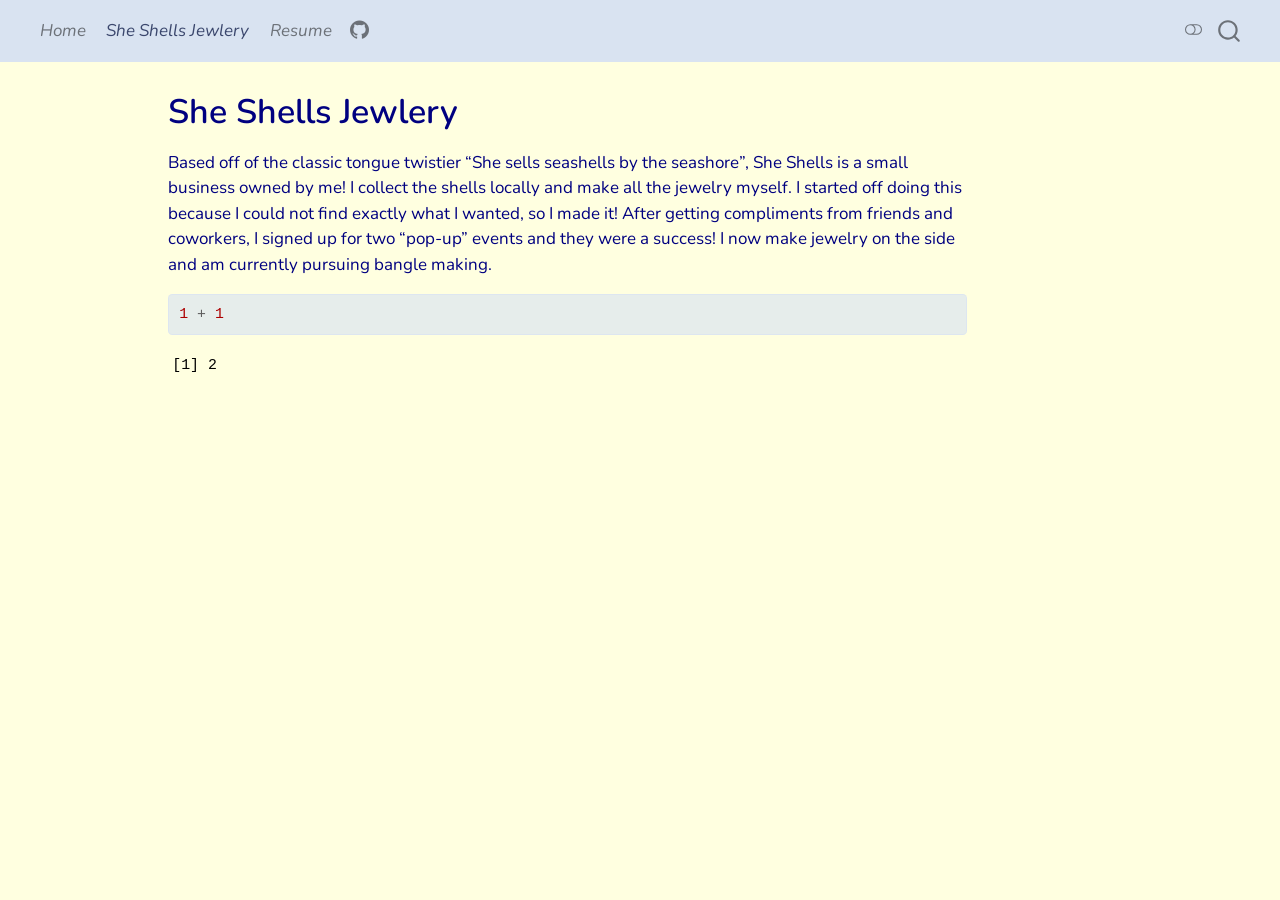
<file: docs/sheshells.html>
<!DOCTYPE html>
<html xmlns="http://www.w3.org/1999/xhtml" lang="en" xml:lang="en"><head>

<meta charset="utf-8">
<meta name="generator" content="quarto-1.10.18">

<meta name="viewport" content="width=device-width, initial-scale=1.0, user-scalable=yes">


<title>She Shells Jewlery</title>
<style>
/* Default styles provided by pandoc.
** See https://pandoc.org/MANUAL.html#variables-for-html for config info.
*/
span.smallcaps{font-variant: small-caps;}
div.columns{display: flex; gap: 1.5em;}
div.column{flex: auto;}
@media screen {
div.columns{gap: min(4vw, 1.5em);}
div.column{overflow-x: auto;}
}
div.hanging-indent{margin-left: 1.5em; text-indent: -1.5em;}
ul.task-list{list-style: none;}
ul.task-list li input[type="checkbox"] {
  width: 0.8em;
  margin: 0 0.8em 0.2em -1em; /* quarto-specific, see https://github.com/quarto-dev/quarto-cli/issues/4556 */ 
  vertical-align: middle;
}
/* CSS for syntax highlighting */
html { -webkit-text-size-adjust: 100%; }
pre > code.sourceCode { white-space: pre; position: relative; }
pre > code.sourceCode > span { display: inline-block; line-height: 1.25; }
pre > code.sourceCode > span:empty { height: 1.2em; }
.sourceCode { overflow: visible; }
code.sourceCode > span { color: inherit; text-decoration: inherit; }
div.sourceCode { margin: 1em 0; }
pre.sourceCode { margin: 0; }
@media screen {
div.sourceCode { overflow: auto; }
}
@media print {
pre > code.sourceCode { white-space: pre-wrap; }
pre > code.sourceCode > span { text-indent: -5em; padding-left: 5em; }
}
pre.numberSource code
  { counter-reset: source-line 0; }
pre.numberSource code > span
  { position: relative; left: -4em; counter-increment: source-line; }
pre.numberSource code > span > a:first-child::before
  { content: counter(source-line);
    position: relative; left: -1em; text-align: right; vertical-align: baseline;
    border: none; display: inline-block;
    -webkit-touch-callout: none; -webkit-user-select: none;
    -khtml-user-select: none; -moz-user-select: none;
    -ms-user-select: none; user-select: none;
    padding: 0 4px; width: 4em;
  }
pre.numberSource { margin-left: 3em;  padding-left: 4px; }
div.sourceCode
  {   }
@media screen {
pre > code.sourceCode > span > a:first-child::before { text-decoration: underline; }
}
</style>


<script src="site_libs/quarto-nav/quarto-nav.js"></script>
<script src="site_libs/quarto-nav/headroom.min.js"></script>
<script src="site_libs/clipboard/clipboard.min.js"></script>
<script src="site_libs/quarto-search/autocomplete.umd.js"></script>
<script src="site_libs/quarto-search/fuse.min.js"></script>
<script src="site_libs/quarto-search/quarto-search.js"></script>
<meta name="quarto:offset" content="./">
<script src="site_libs/quarto-html/quarto.js" type="module"></script>
<script src="site_libs/quarto-html/tabsets/tabsets.js" type="module"></script>
<script src="site_libs/quarto-html/popper.min.js"></script>
<script src="site_libs/quarto-html/tippy.umd.min.js"></script>
<script src="site_libs/quarto-html/anchor.min.js"></script>
<link href="site_libs/quarto-html/tippy.css" rel="stylesheet">
<link href="site_libs/quarto-html/quarto-syntax-highlighting-64a204ab8560d761af7679ceaba22944.css" rel="stylesheet" class="quarto-color-scheme" id="quarto-text-highlighting-styles">
<link href="site_libs/quarto-html/quarto-syntax-highlighting-dark-b85bc7c33db8c58e0ec93c3465666fed.css" rel="stylesheet" class="quarto-color-scheme quarto-color-alternate" id="quarto-text-highlighting-styles">
<link href="site_libs/quarto-html/quarto-syntax-highlighting-64a204ab8560d761af7679ceaba22944.css" rel="stylesheet" class="quarto-color-scheme-extra" id="quarto-text-highlighting-styles">
<script src="site_libs/bootstrap/bootstrap.min.js"></script>
<link href="site_libs/bootstrap/bootstrap-icons.css" rel="stylesheet">
<link href="site_libs/bootstrap/bootstrap-d75ee4a9bff95e00ed5a6c28d82edab7.min.css" rel="stylesheet" append-hash="true" class="quarto-color-scheme" id="quarto-bootstrap" data-mode="light">
<link href="site_libs/bootstrap/bootstrap-dark-dc6595b706c70f9c1be6ead1ee7c2237.min.css" rel="stylesheet" append-hash="true" class="quarto-color-scheme quarto-color-alternate" id="quarto-bootstrap" data-mode="dark">
<link href="site_libs/bootstrap/bootstrap-d75ee4a9bff95e00ed5a6c28d82edab7.min.css" rel="stylesheet" append-hash="true" class="quarto-color-scheme-extra" id="quarto-bootstrap" data-mode="light">
<script id="quarto-search-options" type="application/json">{
  "location": "navbar",
  "copy-button": false,
  "collapse-after": 3,
  "panel-placement": "end",
  "type": "overlay",
  "limit": 50,
  "keyboard-shortcut": [
    "f",
    "/",
    "s"
  ],
  "show-item-context": false,
  "language": {
    "search-no-results-text": "No results",
    "search-matching-documents-text": "matching documents",
    "search-copy-link-title": "Copy link to search",
    "search-hide-matches-text": "Hide additional matches",
    "search-more-match-text": "more match in this document",
    "search-more-matches-text": "more matches in this document",
    "search-clear-button-title": "Clear",
    "search-text-placeholder": "",
    "search-detached-cancel-button-title": "Cancel",
    "search-submit-button-title": "Submit",
    "search-label": "Search"
  }
}</script>


<link rel="stylesheet" href="styles.css">
</head>

<body class="nav-fixed quarto-light"><script id="quarto-html-before-body" type="application/javascript">
    const toggleBodyColorMode = (bsSheetEl) => {
      const mode = bsSheetEl.getAttribute("data-mode");
      const bodyEl = window.document.querySelector("body");
      if (mode === "dark") {
        bodyEl.classList.add("quarto-dark");
        bodyEl.classList.remove("quarto-light");
      } else {
        bodyEl.classList.add("quarto-light");
        bodyEl.classList.remove("quarto-dark");
      }
    }
    const toggleBodyColorPrimary = () => {
      const bsSheetEl = window.document.querySelector("link#quarto-bootstrap:not([rel=disabled-stylesheet])");
      if (bsSheetEl) {
        toggleBodyColorMode(bsSheetEl);
      }
    }
    const setColorSchemeToggle = (alternate) => {
      const toggles = window.document.querySelectorAll('.quarto-color-scheme-toggle');
      for (let i=0; i < toggles.length; i++) {
        const toggle = toggles[i];
        if (toggle) {
          if (alternate) {
            toggle.classList.add("alternate");
          } else {
            toggle.classList.remove("alternate");
          }
        }
      }
    };
    const toggleColorMode = (alternate) => {
      // Switch the stylesheets
      const primaryStylesheets = window.document.querySelectorAll('link.quarto-color-scheme:not(.quarto-color-alternate)');
      const alternateStylesheets = window.document.querySelectorAll('link.quarto-color-scheme.quarto-color-alternate');
      manageTransitions('#quarto-margin-sidebar .nav-link', false);
      if (alternate) {
        // note: dark is layered on light, we don't disable primary!
        enableStylesheet(alternateStylesheets);
        for (const sheetNode of alternateStylesheets) {
          if (sheetNode.id === "quarto-bootstrap") {
            toggleBodyColorMode(sheetNode);
          }
        }
      } else {
        disableStylesheet(alternateStylesheets);
        enableStylesheet(primaryStylesheets)
        toggleBodyColorPrimary();
      }
      manageTransitions('#quarto-margin-sidebar .nav-link', true);
      // Switch the toggles
      setColorSchemeToggle(alternate)
      // Hack to workaround the fact that safari doesn't
      // properly recolor the scrollbar when toggling (#1455)
      if (navigator.userAgent.indexOf('Safari') > 0 && navigator.userAgent.indexOf('Chrome') == -1) {
        manageTransitions("body", false);
        window.scrollTo(0, 1);
        setTimeout(() => {
          window.scrollTo(0, 0);
          manageTransitions("body", true);
        }, 40);
      }
    }
    const disableStylesheet = (stylesheets) => {
      for (let i=0; i < stylesheets.length; i++) {
        const stylesheet = stylesheets[i];
        stylesheet.rel = 'disabled-stylesheet';
      }
    }
    const enableStylesheet = (stylesheets) => {
      for (let i=0; i < stylesheets.length; i++) {
        const stylesheet = stylesheets[i];
        if(stylesheet.rel !== 'stylesheet') { // for Chrome, which will still FOUC without this check
          stylesheet.rel = 'stylesheet';
        }
      }
    }
    const manageTransitions = (selector, allowTransitions) => {
      const els = window.document.querySelectorAll(selector);
      for (let i=0; i < els.length; i++) {
        const el = els[i];
        if (allowTransitions) {
          el.classList.remove('notransition');
        } else {
          el.classList.add('notransition');
        }
      }
    }
    const isFileUrl = () => {
      return window.location.protocol === 'file:';
    }
    const hasAlternateSentinel = () => {
      let styleSentinel = getColorSchemeSentinel();
      if (styleSentinel !== null) {
        return styleSentinel === "alternate";
      } else {
        return false;
      }
    }
    const setStyleSentinel = (alternate) => {
      const value = alternate ? "alternate" : "default";
      if (!isFileUrl()) {
        window.localStorage.setItem("quarto-color-scheme", value);
      } else {
        localAlternateSentinel = value;
      }
    }
    const getColorSchemeSentinel = () => {
      if (!isFileUrl()) {
        const storageValue = window.localStorage.getItem("quarto-color-scheme");
        return storageValue != null ? storageValue : localAlternateSentinel;
      } else {
        return localAlternateSentinel;
      }
    }
    const toggleGiscusIfUsed = (isAlternate, darkModeDefault) => {
      const baseTheme = document.querySelector('#giscus-base-theme')?.value ?? 'light';
      const alternateTheme = document.querySelector('#giscus-alt-theme')?.value ?? 'dark';
      let newTheme = '';
      if(authorPrefersDark) {
        newTheme = isAlternate ? baseTheme : alternateTheme;
      } else {
        newTheme = isAlternate ? alternateTheme : baseTheme;
      }
      const changeGiscusTheme = () => {
        // From: https://github.com/giscus/giscus/issues/336
        const sendMessage = (message) => {
          const iframe = document.querySelector('iframe.giscus-frame');
          if (!iframe) return;
          iframe.contentWindow.postMessage({ giscus: message }, 'https://giscus.app');
        }
        sendMessage({
          setConfig: {
            theme: newTheme
          }
        });
      }
      const isGiscussLoaded = window.document.querySelector('iframe.giscus-frame') !== null;
      if (isGiscussLoaded) {
        changeGiscusTheme();
      }
    };
    const authorPrefersDark = false;
    const darkModeDefault = authorPrefersDark;
      document.querySelector('link#quarto-text-highlighting-styles.quarto-color-scheme-extra').rel = 'disabled-stylesheet';
      document.querySelector('link#quarto-bootstrap.quarto-color-scheme-extra').rel = 'disabled-stylesheet';
    let localAlternateSentinel = darkModeDefault ? 'alternate' : 'default';
    // Dark / light mode switch
    window.quartoToggleColorScheme = () => {
      // Read the current dark / light value
      let toAlternate = !hasAlternateSentinel();
      toggleColorMode(toAlternate);
      setStyleSentinel(toAlternate);
      toggleGiscusIfUsed(toAlternate, darkModeDefault);
      window.dispatchEvent(new Event('resize'));
    };
    // Switch to dark mode if need be
    if (hasAlternateSentinel()) {
      toggleColorMode(true);
    } else {
      toggleColorMode(false);
    }
  </script>

<div id="quarto-search-results"></div>
  <header id="quarto-header" class="headroom fixed-top">
    <nav class="navbar navbar-expand-lg " data-bs-theme="dark">
      <div class="navbar-container container-fluid">
            <div id="quarto-search" class="" title="Search"></div>
          <button class="navbar-toggler" type="button" data-bs-toggle="collapse" data-bs-target="#navbarCollapse" aria-controls="navbarCollapse" role="menu" aria-expanded="false" aria-label="Toggle navigation" onclick="if (window.quartoToggleHeadroom) { window.quartoToggleHeadroom(); }">
  <span class="navbar-toggler-icon"></span>
</button>
          <div class="collapse navbar-collapse" id="navbarCollapse">
            <ul class="navbar-nav navbar-nav-scroll me-auto">
  <li class="nav-item">
    <a class="nav-link" href="./index.html"> 
<span class="menu-text">Home</span></a>
  </li>  
  <li class="nav-item">
    <a class="nav-link active" href="./sheshells.html" aria-current="page"> 
<span class="menu-text">She Shells Jewlery</span></a>
  </li>  
  <li class="nav-item">
    <a class="nav-link" href="./resume.html"> 
<span class="menu-text">Resume</span></a>
  </li>  
  <li class="nav-item compact">
    <a class="nav-link" href="https://github.com/dashboard" target="blank"> <i class="bi bi-github" role="img">
</i> 
<span class="menu-text"></span></a>
  </li>  
</ul>
          </div> <!-- /navcollapse -->
            <div class="quarto-navbar-tools">
  <a href="" class="quarto-color-scheme-toggle quarto-navigation-tool  px-1" onclick="window.quartoToggleColorScheme(); return false;" title="Toggle dark mode"><i class="bi"></i></a>
</div>
      </div> <!-- /container-fluid -->
    </nav>
</header>
<!-- content -->
<div id="quarto-content" class="quarto-container page-columns page-rows-contents page-layout-article page-navbar">
<!-- sidebar -->
<!-- margin-sidebar -->
    <div id="quarto-margin-sidebar" class="sidebar margin-sidebar zindex-bottom">
        
    </div>
<!-- main -->
<main class="content" id="quarto-document-content">


<header id="title-block-header" class="quarto-title-block default">
<div class="quarto-title">
<h1 class="title">She Shells Jewlery</h1>
</div>



<div class="quarto-title-meta">

    
  
    
  </div>
  


</header>


<p>Based off of the classic tongue twistier “She sells seashells by the seashore”, She Shells is a small business owned by me! I collect the shells locally and make all the jewelry myself. I started off doing this because I could not find exactly what I wanted, so I made it! After getting compliments from friends and coworkers, I signed up for two “pop-up” events and they were a success! I now make jewelry on the side and am currently pursuing bangle making.</p>
<div class="cell">
<div class="code-copy-outer-scaffold"><div class="sourceCode cell-code" id="cb1"><pre class="sourceCode r code-with-copy"><code class="sourceCode r"><span id="cb1-1"><a href="#cb1-1" aria-hidden="true" tabindex="-1"></a><span class="dv">1</span> <span class="sc">+</span> <span class="dv">1</span></span></code></pre></div><button title="Copy to Clipboard" class="code-copy-button"><i class="bi"></i></button></div>
<div class="cell-output cell-output-stdout">
<pre><code>[1] 2</code></pre>
</div>
</div>



</main> <!-- /main -->
<script id="quarto-html-after-body" type="application/javascript">
  window.document.addEventListener("DOMContentLoaded", function (event) {
    // Ensure there is a toggle, if there isn't float one in the top right
    if (window.document.querySelector('.quarto-color-scheme-toggle') === null) {
      const a = window.document.createElement('a');
      a.classList.add('top-right');
      a.classList.add('quarto-color-scheme-toggle');
      a.href = "";
      a.onclick = function() { try { window.quartoToggleColorScheme(); } catch {} return false; };
      const i = window.document.createElement("i");
      i.classList.add('bi');
      a.appendChild(i);
      window.document.body.appendChild(a);
    }
    setColorSchemeToggle(hasAlternateSentinel())
    const icon = "";
    const anchorJS = new window.AnchorJS();
    anchorJS.options = {
      placement: 'right',
      icon: icon
    };
    anchorJS.add('.anchored');
    const isCodeAnnotation = (el) => {
      for (const clz of el.classList) {
        if (clz.startsWith('code-annotation-')) {                     
          return true;
        }
      }
      return false;
    }
    const onCopySuccess = function(e) {
      // button target
      const button = e.trigger;
      // don't keep focus
      button.blur();
      // flash "checked"
      button.classList.add('code-copy-button-checked');
      var currentTitle = button.getAttribute("title");
      button.setAttribute("title", "Copied!");
      let tooltip;
      if (window.bootstrap) {
        button.setAttribute("data-bs-toggle", "tooltip");
        button.setAttribute("data-bs-placement", "left");
        button.setAttribute("data-bs-title", "Copied!");
        tooltip = new bootstrap.Tooltip(button, 
          { trigger: "manual", 
            customClass: "code-copy-button-tooltip",
            offset: [0, -8]});
        tooltip.show();    
      }
      setTimeout(function() {
        if (tooltip) {
          tooltip.hide();
          button.removeAttribute("data-bs-title");
          button.removeAttribute("data-bs-toggle");
          button.removeAttribute("data-bs-placement");
        }
        button.setAttribute("title", currentTitle);
        button.classList.remove('code-copy-button-checked');
      }, 1000);
      // clear code selection
      e.clearSelection();
    }
    const getTextToCopy = function(trigger) {
      const outerScaffold = trigger.parentElement.cloneNode(true);
      const codeEl = outerScaffold.querySelector('code');
      for (const childEl of codeEl.children) {
        if (isCodeAnnotation(childEl)) {
          childEl.remove();
        }
      }
      return codeEl.innerText;
    }
    const clipboard = new window.ClipboardJS('.code-copy-button:not([data-in-quarto-modal])', {
      text: getTextToCopy
    });
    clipboard.on('success', onCopySuccess);
    if (window.document.getElementById('quarto-embedded-source-code-modal')) {
      const clipboardModal = new window.ClipboardJS('.code-copy-button[data-in-quarto-modal]', {
        text: getTextToCopy,
        container: window.document.getElementById('quarto-embedded-source-code-modal')
      });
      clipboardModal.on('success', onCopySuccess);
    }
      var localhostRegex = new RegExp(/^(?:http|https):\/\/localhost\:?[0-9]*\//);
      var mailtoRegex = new RegExp(/^mailto:/);
        var filterRegex = new RegExp('/' + window.location.host + '/');
      var isInternal = (href) => {
          return filterRegex.test(href) || localhostRegex.test(href) || mailtoRegex.test(href);
      }
      // Inspect non-navigation links and adorn them if external
     var links = window.document.querySelectorAll('a[href]:not(.nav-link):not(.navbar-brand):not(.toc-action):not(.sidebar-link):not(.sidebar-item-toggle):not(.pagination-link):not(.no-external):not([aria-hidden]):not(.dropdown-item):not(.quarto-navigation-tool):not(.about-link)');
      for (var i=0; i<links.length; i++) {
        const link = links[i];
        if (!isInternal(link.href)) {
          // undo the damage that might have been done by quarto-nav.js in the case of
          // links that we want to consider external
          if (link.dataset.originalHref !== undefined) {
            link.href = link.dataset.originalHref;
          }
        }
      }
    function tippyHover(el, contentFn, onTriggerFn, onUntriggerFn) {
      const config = {
        allowHTML: true,
        maxWidth: 500,
        delay: 100,
        arrow: false,
        appendTo: function(el) {
            return el.parentElement;
        },
        interactive: true,
        interactiveBorder: 10,
        theme: 'quarto',
        placement: 'bottom-start',
      };
      if (contentFn) {
        config.content = contentFn;
      }
      if (onTriggerFn) {
        config.onTrigger = onTriggerFn;
      }
      if (onUntriggerFn) {
        config.onUntrigger = onUntriggerFn;
      }
      window.tippy(el, config); 
    }
    const noterefs = window.document.querySelectorAll('a[role="doc-noteref"]');
    for (var i=0; i<noterefs.length; i++) {
      const ref = noterefs[i];
      tippyHover(ref, function() {
        // use id or data attribute instead here
        let href = ref.getAttribute('data-footnote-href') || ref.getAttribute('href');
        try { href = new URL(href).hash; } catch {}
        const id = href.replace(/^#\/?/, "");
        const note = window.document.getElementById(id);
        if (note) {
          return note.innerHTML;
        } else {
          return "";
        }
      });
    }
    const xrefs = window.document.querySelectorAll('a.quarto-xref');
    const processXRef = (id, note) => {
      // Strip column container classes
      const stripColumnClz = (el) => {
        el.classList.remove("page-full", "page-columns");
        if (el.children) {
          for (const child of el.children) {
            stripColumnClz(child);
          }
        }
      }
      stripColumnClz(note)
      if (id === null || id.startsWith('sec-')) {
        // Special case sections, only their first couple elements
        const container = document.createElement("div");
        if (note.children && note.children.length > 2) {
          container.appendChild(note.children[0].cloneNode(true));
          for (let i = 1; i < note.children.length; i++) {
            const child = note.children[i];
            if (child.tagName === "P" && child.innerText === "") {
              continue;
            } else {
              container.appendChild(child.cloneNode(true));
              break;
            }
          }
          if (window.Quarto?.typesetMath) {
            window.Quarto.typesetMath(container);
          }
          return container.innerHTML
        } else {
          if (window.Quarto?.typesetMath) {
            window.Quarto.typesetMath(note);
          }
          return note.innerHTML;
        }
      } else {
        // Remove any anchor links if they are present
        const anchorLink = note.querySelector('a.anchorjs-link');
        if (anchorLink) {
          anchorLink.remove();
        }
        if (window.Quarto?.typesetMath) {
          window.Quarto.typesetMath(note);
        }
        if (note.classList.contains("callout")) {
          return note.outerHTML;
        } else {
          return note.innerHTML;
        }
      }
    }
    for (var i=0; i<xrefs.length; i++) {
      const xref = xrefs[i];
      tippyHover(xref, undefined, function(instance) {
        instance.disable();
        let url = xref.getAttribute('href');
        let hash = undefined; 
        if (url.startsWith('#')) {
          hash = url;
        } else {
          try { hash = new URL(url).hash; } catch {}
        }
        if (hash) {
          const id = hash.replace(/^#\/?/, "");
          const note = window.document.getElementById(id);
          if (note !== null) {
            try {
              const html = processXRef(id, note.cloneNode(true));
              instance.setContent(html);
            } finally {
              instance.enable();
              instance.show();
            }
          } else {
            // See if we can fetch this
            fetch(url.split('#')[0])
            .then(res => res.text())
            .then(html => {
              const parser = new DOMParser();
              const htmlDoc = parser.parseFromString(html, "text/html");
              const note = htmlDoc.getElementById(id);
              if (note !== null) {
                const html = processXRef(id, note);
                instance.setContent(html);
              } 
            }).finally(() => {
              instance.enable();
              instance.show();
            });
          }
        } else {
          // See if we can fetch a full url (with no hash to target)
          // This is a special case and we should probably do some content thinning / targeting
          fetch(url)
          .then(res => res.text())
          .then(html => {
            const parser = new DOMParser();
            const htmlDoc = parser.parseFromString(html, "text/html");
            const note = htmlDoc.querySelector('main.content');
            if (note !== null) {
              // This should only happen for chapter cross references
              // (since there is no id in the URL)
              // remove the first header
              if (note.children.length > 0 && note.children[0].tagName === "HEADER") {
                note.children[0].remove();
              }
              const html = processXRef(null, note);
              instance.setContent(html);
            } 
          }).finally(() => {
            instance.enable();
            instance.show();
          });
        }
      }, function(instance) {
      });
    }
        let selectedAnnoteEl;
        const selectorForAnnotation = ( cell, annotation) => {
          let cellAttr = 'data-code-cell="' + cell + '"';
          let lineAttr = 'data-code-annotation="' +  annotation + '"';
          const selector = 'span[' + cellAttr + '][' + lineAttr + ']';
          return selector;
        }
        const selectCodeLines = (annoteEl) => {
          const doc = window.document;
          const targetCell = annoteEl.getAttribute("data-target-cell");
          const targetAnnotation = annoteEl.getAttribute("data-target-annotation");
          const annoteSpan = window.document.querySelector(selectorForAnnotation(targetCell, targetAnnotation));
          const lines = annoteSpan.getAttribute("data-code-lines").split(",");
          const lineIds = lines.map((line) => {
            return targetCell + "-" + line;
          })
          let top = null;
          let height = null;
          let parent = null;
          if (lineIds.length > 0) {
              //compute the position of the single el (top and bottom and make a div)
              const el = window.document.getElementById(lineIds[0]);
              top = el.offsetTop;
              height = el.offsetHeight;
              parent = el.parentElement.parentElement;
            if (lineIds.length > 1) {
              const lastEl = window.document.getElementById(lineIds[lineIds.length - 1]);
              const bottom = lastEl.offsetTop + lastEl.offsetHeight;
              height = bottom - top;
            }
            if (top !== null && height !== null && parent !== null) {
              // cook up a div (if necessary) and position it 
              let div = window.document.getElementById("code-annotation-line-highlight");
              if (div === null) {
                div = window.document.createElement("div");
                div.setAttribute("id", "code-annotation-line-highlight");
                div.style.position = 'absolute';
                parent.appendChild(div);
              }
              div.style.top = top - 2 + "px";
              div.style.height = height + 4 + "px";
              div.style.left = 0;
              let gutterDiv = window.document.getElementById("code-annotation-line-highlight-gutter");
              if (gutterDiv === null) {
                gutterDiv = window.document.createElement("div");
                gutterDiv.setAttribute("id", "code-annotation-line-highlight-gutter");
                gutterDiv.style.position = 'absolute';
                const codeCell = window.document.getElementById(targetCell);
                const gutter = codeCell.querySelector('.code-annotation-gutter');
                gutter.appendChild(gutterDiv);
              }
              gutterDiv.style.top = top - 2 + "px";
              gutterDiv.style.height = height + 4 + "px";
            }
            selectedAnnoteEl = annoteEl;
          }
        };
        const unselectCodeLines = () => {
          const elementsIds = ["code-annotation-line-highlight", "code-annotation-line-highlight-gutter"];
          elementsIds.forEach((elId) => {
            const div = window.document.getElementById(elId);
            if (div) {
              div.remove();
            }
          });
          selectedAnnoteEl = undefined;
        };
          // Handle positioning of the toggle
      window.addEventListener(
        "resize",
        throttle(() => {
          elRect = undefined;
          if (selectedAnnoteEl) {
            selectCodeLines(selectedAnnoteEl);
          }
        }, 10)
      );
      function throttle(fn, ms) {
      let throttle = false;
      let timer;
        return (...args) => {
          if(!throttle) { // first call gets through
              fn.apply(this, args);
              throttle = true;
          } else { // all the others get throttled
              if(timer) clearTimeout(timer); // cancel #2
              timer = setTimeout(() => {
                fn.apply(this, args);
                timer = throttle = false;
              }, ms);
          }
        };
      }
        // Attach click handler to the DT
        const annoteDls = window.document.querySelectorAll('dt[data-target-cell]');
        for (const annoteDlNode of annoteDls) {
          annoteDlNode.addEventListener('click', (event) => {
            const clickedEl = event.target;
            if (clickedEl !== selectedAnnoteEl) {
              unselectCodeLines();
              const activeEl = window.document.querySelector('dt[data-target-cell].code-annotation-active');
              if (activeEl) {
                activeEl.classList.remove('code-annotation-active');
              }
              selectCodeLines(clickedEl);
              clickedEl.classList.add('code-annotation-active');
            } else {
              // Unselect the line
              unselectCodeLines();
              clickedEl.classList.remove('code-annotation-active');
            }
          });
        }
    const findCites = (el) => {
      const parentEl = el.parentElement;
      if (parentEl) {
        const cites = parentEl.dataset.cites;
        if (cites) {
          return {
            el,
            cites: cites.split(' ')
          };
        } else {
          return findCites(el.parentElement)
        }
      } else {
        return undefined;
      }
    };
    var bibliorefs = window.document.querySelectorAll('a[role="doc-biblioref"]');
    for (var i=0; i<bibliorefs.length; i++) {
      const ref = bibliorefs[i];
      const citeInfo = findCites(ref);
      if (citeInfo) {
        tippyHover(citeInfo.el, function() {
          var popup = window.document.createElement('div');
          citeInfo.cites.forEach(function(cite) {
            var citeDiv = window.document.createElement('div');
            citeDiv.classList.add('hanging-indent');
            citeDiv.classList.add('csl-entry');
            var biblioDiv = window.document.getElementById('ref-' + cite);
            if (biblioDiv) {
              citeDiv.innerHTML = biblioDiv.innerHTML;
            }
            popup.appendChild(citeDiv);
          });
          return popup.innerHTML;
        });
      }
    }
  });
  </script>
</div> <!-- /content -->




</body></html>
</file>
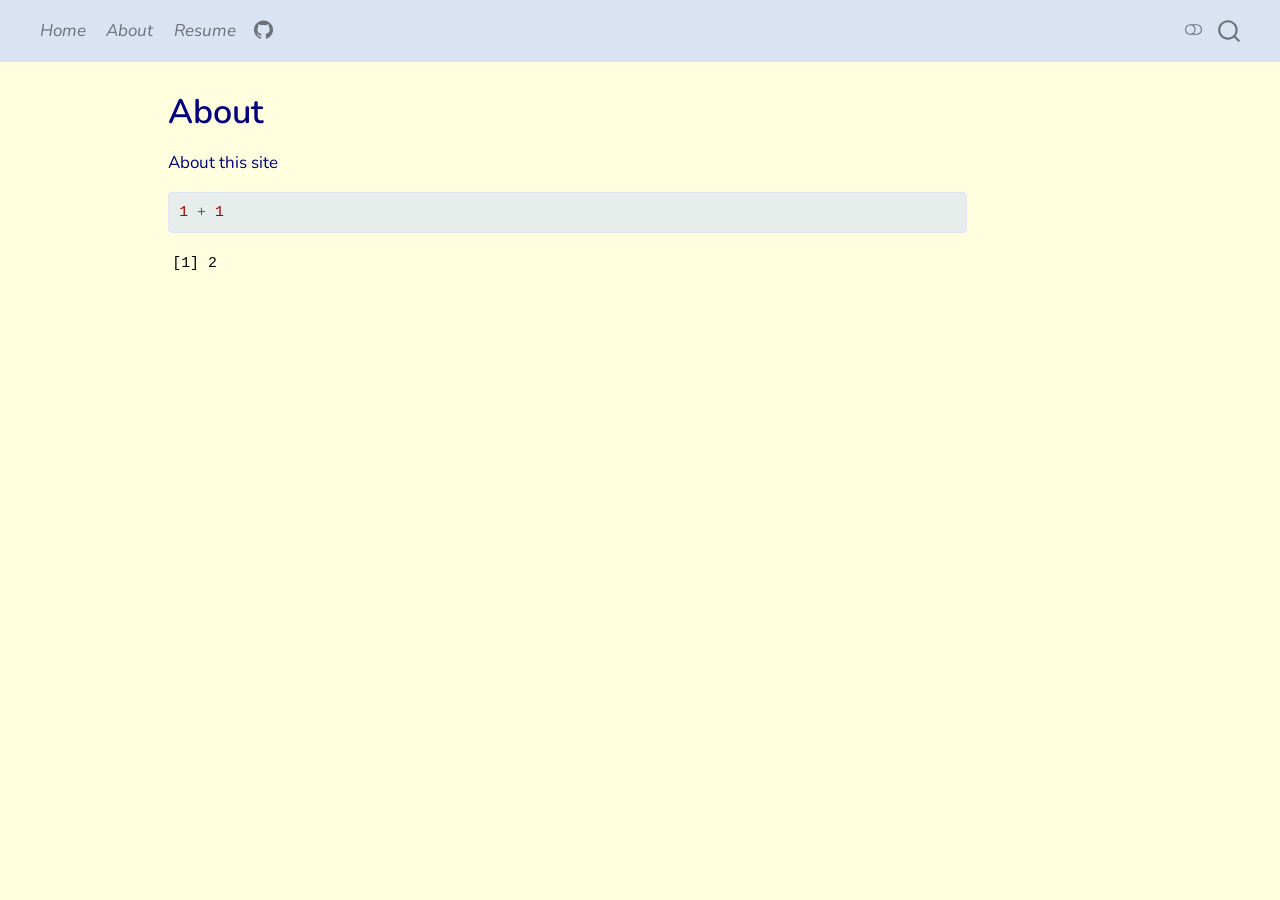
<file: docs/media/resume.html>
<!DOCTYPE html>
<html xmlns="http://www.w3.org/1999/xhtml" lang="en" xml:lang="en"><head>

<meta charset="utf-8">
<meta name="generator" content="quarto-1.10.18">

<meta name="viewport" content="width=device-width, initial-scale=1.0, user-scalable=yes">


<title>About</title>
<style>
/* Default styles provided by pandoc.
** See https://pandoc.org/MANUAL.html#variables-for-html for config info.
*/
span.smallcaps{font-variant: small-caps;}
div.columns{display: flex; gap: 1.5em;}
div.column{flex: auto;}
@media screen {
div.columns{gap: min(4vw, 1.5em);}
div.column{overflow-x: auto;}
}
div.hanging-indent{margin-left: 1.5em; text-indent: -1.5em;}
ul.task-list{list-style: none;}
ul.task-list li input[type="checkbox"] {
  width: 0.8em;
  margin: 0 0.8em 0.2em -1em; /* quarto-specific, see https://github.com/quarto-dev/quarto-cli/issues/4556 */ 
  vertical-align: middle;
}
/* CSS for syntax highlighting */
html { -webkit-text-size-adjust: 100%; }
pre > code.sourceCode { white-space: pre; position: relative; }
pre > code.sourceCode > span { display: inline-block; line-height: 1.25; }
pre > code.sourceCode > span:empty { height: 1.2em; }
.sourceCode { overflow: visible; }
code.sourceCode > span { color: inherit; text-decoration: inherit; }
div.sourceCode { margin: 1em 0; }
pre.sourceCode { margin: 0; }
@media screen {
div.sourceCode { overflow: auto; }
}
@media print {
pre > code.sourceCode { white-space: pre-wrap; }
pre > code.sourceCode > span { text-indent: -5em; padding-left: 5em; }
}
pre.numberSource code
  { counter-reset: source-line 0; }
pre.numberSource code > span
  { position: relative; left: -4em; counter-increment: source-line; }
pre.numberSource code > span > a:first-child::before
  { content: counter(source-line);
    position: relative; left: -1em; text-align: right; vertical-align: baseline;
    border: none; display: inline-block;
    -webkit-touch-callout: none; -webkit-user-select: none;
    -khtml-user-select: none; -moz-user-select: none;
    -ms-user-select: none; user-select: none;
    padding: 0 4px; width: 4em;
  }
pre.numberSource { margin-left: 3em;  padding-left: 4px; }
div.sourceCode
  {   }
@media screen {
pre > code.sourceCode > span > a:first-child::before { text-decoration: underline; }
}
</style>


<script src="../site_libs/quarto-nav/quarto-nav.js"></script>
<script src="../site_libs/quarto-nav/headroom.min.js"></script>
<script src="../site_libs/clipboard/clipboard.min.js"></script>
<script src="../site_libs/quarto-search/autocomplete.umd.js"></script>
<script src="../site_libs/quarto-search/fuse.min.js"></script>
<script src="../site_libs/quarto-search/quarto-search.js"></script>
<meta name="quarto:offset" content="../">
<script src="../site_libs/quarto-html/quarto.js" type="module"></script>
<script src="../site_libs/quarto-html/tabsets/tabsets.js" type="module"></script>
<script src="../site_libs/quarto-html/popper.min.js"></script>
<script src="../site_libs/quarto-html/tippy.umd.min.js"></script>
<script src="../site_libs/quarto-html/anchor.min.js"></script>
<link href="../site_libs/quarto-html/tippy.css" rel="stylesheet">
<link href="../site_libs/quarto-html/quarto-syntax-highlighting-64a204ab8560d761af7679ceaba22944.css" rel="stylesheet" class="quarto-color-scheme" id="quarto-text-highlighting-styles">
<link href="../site_libs/quarto-html/quarto-syntax-highlighting-dark-b85bc7c33db8c58e0ec93c3465666fed.css" rel="stylesheet" class="quarto-color-scheme quarto-color-alternate" id="quarto-text-highlighting-styles">
<link href="../site_libs/quarto-html/quarto-syntax-highlighting-64a204ab8560d761af7679ceaba22944.css" rel="stylesheet" class="quarto-color-scheme-extra" id="quarto-text-highlighting-styles">
<script src="../site_libs/bootstrap/bootstrap.min.js"></script>
<link href="../site_libs/bootstrap/bootstrap-icons.css" rel="stylesheet">
<link href="../site_libs/bootstrap/bootstrap-d75ee4a9bff95e00ed5a6c28d82edab7.min.css" rel="stylesheet" append-hash="true" class="quarto-color-scheme" id="quarto-bootstrap" data-mode="light">
<link href="../site_libs/bootstrap/bootstrap-dark-dc6595b706c70f9c1be6ead1ee7c2237.min.css" rel="stylesheet" append-hash="true" class="quarto-color-scheme quarto-color-alternate" id="quarto-bootstrap" data-mode="dark">
<link href="../site_libs/bootstrap/bootstrap-d75ee4a9bff95e00ed5a6c28d82edab7.min.css" rel="stylesheet" append-hash="true" class="quarto-color-scheme-extra" id="quarto-bootstrap" data-mode="light">
<script id="quarto-search-options" type="application/json">{
  "location": "navbar",
  "copy-button": false,
  "collapse-after": 3,
  "panel-placement": "end",
  "type": "overlay",
  "limit": 50,
  "keyboard-shortcut": [
    "f",
    "/",
    "s"
  ],
  "show-item-context": false,
  "language": {
    "search-no-results-text": "No results",
    "search-matching-documents-text": "matching documents",
    "search-copy-link-title": "Copy link to search",
    "search-hide-matches-text": "Hide additional matches",
    "search-more-match-text": "more match in this document",
    "search-more-matches-text": "more matches in this document",
    "search-clear-button-title": "Clear",
    "search-text-placeholder": "",
    "search-detached-cancel-button-title": "Cancel",
    "search-submit-button-title": "Submit",
    "search-label": "Search"
  }
}</script>


<link rel="stylesheet" href="../styles.css">
</head>

<body class="nav-fixed quarto-light"><script id="quarto-html-before-body" type="application/javascript">
    const toggleBodyColorMode = (bsSheetEl) => {
      const mode = bsSheetEl.getAttribute("data-mode");
      const bodyEl = window.document.querySelector("body");
      if (mode === "dark") {
        bodyEl.classList.add("quarto-dark");
        bodyEl.classList.remove("quarto-light");
      } else {
        bodyEl.classList.add("quarto-light");
        bodyEl.classList.remove("quarto-dark");
      }
    }
    const toggleBodyColorPrimary = () => {
      const bsSheetEl = window.document.querySelector("link#quarto-bootstrap:not([rel=disabled-stylesheet])");
      if (bsSheetEl) {
        toggleBodyColorMode(bsSheetEl);
      }
    }
    const setColorSchemeToggle = (alternate) => {
      const toggles = window.document.querySelectorAll('.quarto-color-scheme-toggle');
      for (let i=0; i < toggles.length; i++) {
        const toggle = toggles[i];
        if (toggle) {
          if (alternate) {
            toggle.classList.add("alternate");
          } else {
            toggle.classList.remove("alternate");
          }
        }
      }
    };
    const toggleColorMode = (alternate) => {
      // Switch the stylesheets
      const primaryStylesheets = window.document.querySelectorAll('link.quarto-color-scheme:not(.quarto-color-alternate)');
      const alternateStylesheets = window.document.querySelectorAll('link.quarto-color-scheme.quarto-color-alternate');
      manageTransitions('#quarto-margin-sidebar .nav-link', false);
      if (alternate) {
        // note: dark is layered on light, we don't disable primary!
        enableStylesheet(alternateStylesheets);
        for (const sheetNode of alternateStylesheets) {
          if (sheetNode.id === "quarto-bootstrap") {
            toggleBodyColorMode(sheetNode);
          }
        }
      } else {
        disableStylesheet(alternateStylesheets);
        enableStylesheet(primaryStylesheets)
        toggleBodyColorPrimary();
      }
      manageTransitions('#quarto-margin-sidebar .nav-link', true);
      // Switch the toggles
      setColorSchemeToggle(alternate)
      // Hack to workaround the fact that safari doesn't
      // properly recolor the scrollbar when toggling (#1455)
      if (navigator.userAgent.indexOf('Safari') > 0 && navigator.userAgent.indexOf('Chrome') == -1) {
        manageTransitions("body", false);
        window.scrollTo(0, 1);
        setTimeout(() => {
          window.scrollTo(0, 0);
          manageTransitions("body", true);
        }, 40);
      }
    }
    const disableStylesheet = (stylesheets) => {
      for (let i=0; i < stylesheets.length; i++) {
        const stylesheet = stylesheets[i];
        stylesheet.rel = 'disabled-stylesheet';
      }
    }
    const enableStylesheet = (stylesheets) => {
      for (let i=0; i < stylesheets.length; i++) {
        const stylesheet = stylesheets[i];
        if(stylesheet.rel !== 'stylesheet') { // for Chrome, which will still FOUC without this check
          stylesheet.rel = 'stylesheet';
        }
      }
    }
    const manageTransitions = (selector, allowTransitions) => {
      const els = window.document.querySelectorAll(selector);
      for (let i=0; i < els.length; i++) {
        const el = els[i];
        if (allowTransitions) {
          el.classList.remove('notransition');
        } else {
          el.classList.add('notransition');
        }
      }
    }
    const isFileUrl = () => {
      return window.location.protocol === 'file:';
    }
    const hasAlternateSentinel = () => {
      let styleSentinel = getColorSchemeSentinel();
      if (styleSentinel !== null) {
        return styleSentinel === "alternate";
      } else {
        return false;
      }
    }
    const setStyleSentinel = (alternate) => {
      const value = alternate ? "alternate" : "default";
      if (!isFileUrl()) {
        window.localStorage.setItem("quarto-color-scheme", value);
      } else {
        localAlternateSentinel = value;
      }
    }
    const getColorSchemeSentinel = () => {
      if (!isFileUrl()) {
        const storageValue = window.localStorage.getItem("quarto-color-scheme");
        return storageValue != null ? storageValue : localAlternateSentinel;
      } else {
        return localAlternateSentinel;
      }
    }
    const toggleGiscusIfUsed = (isAlternate, darkModeDefault) => {
      const baseTheme = document.querySelector('#giscus-base-theme')?.value ?? 'light';
      const alternateTheme = document.querySelector('#giscus-alt-theme')?.value ?? 'dark';
      let newTheme = '';
      if(authorPrefersDark) {
        newTheme = isAlternate ? baseTheme : alternateTheme;
      } else {
        newTheme = isAlternate ? alternateTheme : baseTheme;
      }
      const changeGiscusTheme = () => {
        // From: https://github.com/giscus/giscus/issues/336
        const sendMessage = (message) => {
          const iframe = document.querySelector('iframe.giscus-frame');
          if (!iframe) return;
          iframe.contentWindow.postMessage({ giscus: message }, 'https://giscus.app');
        }
        sendMessage({
          setConfig: {
            theme: newTheme
          }
        });
      }
      const isGiscussLoaded = window.document.querySelector('iframe.giscus-frame') !== null;
      if (isGiscussLoaded) {
        changeGiscusTheme();
      }
    };
    const authorPrefersDark = false;
    const darkModeDefault = authorPrefersDark;
      document.querySelector('link#quarto-text-highlighting-styles.quarto-color-scheme-extra').rel = 'disabled-stylesheet';
      document.querySelector('link#quarto-bootstrap.quarto-color-scheme-extra').rel = 'disabled-stylesheet';
    let localAlternateSentinel = darkModeDefault ? 'alternate' : 'default';
    // Dark / light mode switch
    window.quartoToggleColorScheme = () => {
      // Read the current dark / light value
      let toAlternate = !hasAlternateSentinel();
      toggleColorMode(toAlternate);
      setStyleSentinel(toAlternate);
      toggleGiscusIfUsed(toAlternate, darkModeDefault);
      window.dispatchEvent(new Event('resize'));
    };
    // Switch to dark mode if need be
    if (hasAlternateSentinel()) {
      toggleColorMode(true);
    } else {
      toggleColorMode(false);
    }
  </script>

<div id="quarto-search-results"></div>
  <header id="quarto-header" class="headroom fixed-top">
    <nav class="navbar navbar-expand-lg " data-bs-theme="dark">
      <div class="navbar-container container-fluid">
            <div id="quarto-search" class="" title="Search"></div>
          <button class="navbar-toggler" type="button" data-bs-toggle="collapse" data-bs-target="#navbarCollapse" aria-controls="navbarCollapse" role="menu" aria-expanded="false" aria-label="Toggle navigation" onclick="if (window.quartoToggleHeadroom) { window.quartoToggleHeadroom(); }">
  <span class="navbar-toggler-icon"></span>
</button>
          <div class="collapse navbar-collapse" id="navbarCollapse">
            <ul class="navbar-nav navbar-nav-scroll me-auto">
  <li class="nav-item">
    <a class="nav-link" href="../index.html"> 
<span class="menu-text">Home</span></a>
  </li>  
  <li class="nav-item">
    <a class="nav-link" href="../about.html"> 
<span class="menu-text">About</span></a>
  </li>  
  <li class="nav-item">
    <a class="nav-link" href="../resume.html"> 
<span class="menu-text">Resume</span></a>
  </li>  
  <li class="nav-item compact">
    <a class="nav-link" href="https://github.com/dashboard" target="blank"> <i class="bi bi-github" role="img">
</i> 
<span class="menu-text"></span></a>
  </li>  
</ul>
          </div> <!-- /navcollapse -->
            <div class="quarto-navbar-tools">
  <a href="" class="quarto-color-scheme-toggle quarto-navigation-tool  px-1" onclick="window.quartoToggleColorScheme(); return false;" title="Toggle dark mode"><i class="bi"></i></a>
</div>
      </div> <!-- /container-fluid -->
    </nav>
</header>
<!-- content -->
<div id="quarto-content" class="quarto-container page-columns page-rows-contents page-layout-article page-navbar">
<!-- sidebar -->
<!-- margin-sidebar -->
    <div id="quarto-margin-sidebar" class="sidebar margin-sidebar zindex-bottom">
        
    </div>
<!-- main -->
<main class="content" id="quarto-document-content">


<header id="title-block-header" class="quarto-title-block default">
<div class="quarto-title">
<h1 class="title">About</h1>
</div>



<div class="quarto-title-meta">

    
  
    
  </div>
  


</header>


<p>About this site</p>
<div class="cell">
<div class="code-copy-outer-scaffold"><div class="sourceCode cell-code" id="cb1"><pre class="sourceCode r code-with-copy"><code class="sourceCode r"><span id="cb1-1"><a href="#cb1-1" aria-hidden="true" tabindex="-1"></a><span class="dv">1</span> <span class="sc">+</span> <span class="dv">1</span></span></code></pre></div><button title="Copy to Clipboard" class="code-copy-button"><i class="bi"></i></button></div>
<div class="cell-output cell-output-stdout">
<pre><code>[1] 2</code></pre>
</div>
</div>



</main> <!-- /main -->
<script id="quarto-html-after-body" type="application/javascript">
  window.document.addEventListener("DOMContentLoaded", function (event) {
    // Ensure there is a toggle, if there isn't float one in the top right
    if (window.document.querySelector('.quarto-color-scheme-toggle') === null) {
      const a = window.document.createElement('a');
      a.classList.add('top-right');
      a.classList.add('quarto-color-scheme-toggle');
      a.href = "";
      a.onclick = function() { try { window.quartoToggleColorScheme(); } catch {} return false; };
      const i = window.document.createElement("i");
      i.classList.add('bi');
      a.appendChild(i);
      window.document.body.appendChild(a);
    }
    setColorSchemeToggle(hasAlternateSentinel())
    const icon = "";
    const anchorJS = new window.AnchorJS();
    anchorJS.options = {
      placement: 'right',
      icon: icon
    };
    anchorJS.add('.anchored');
    const isCodeAnnotation = (el) => {
      for (const clz of el.classList) {
        if (clz.startsWith('code-annotation-')) {                     
          return true;
        }
      }
      return false;
    }
    const onCopySuccess = function(e) {
      // button target
      const button = e.trigger;
      // don't keep focus
      button.blur();
      // flash "checked"
      button.classList.add('code-copy-button-checked');
      var currentTitle = button.getAttribute("title");
      button.setAttribute("title", "Copied!");
      let tooltip;
      if (window.bootstrap) {
        button.setAttribute("data-bs-toggle", "tooltip");
        button.setAttribute("data-bs-placement", "left");
        button.setAttribute("data-bs-title", "Copied!");
        tooltip = new bootstrap.Tooltip(button, 
          { trigger: "manual", 
            customClass: "code-copy-button-tooltip",
            offset: [0, -8]});
        tooltip.show();    
      }
      setTimeout(function() {
        if (tooltip) {
          tooltip.hide();
          button.removeAttribute("data-bs-title");
          button.removeAttribute("data-bs-toggle");
          button.removeAttribute("data-bs-placement");
        }
        button.setAttribute("title", currentTitle);
        button.classList.remove('code-copy-button-checked');
      }, 1000);
      // clear code selection
      e.clearSelection();
    }
    const getTextToCopy = function(trigger) {
      const outerScaffold = trigger.parentElement.cloneNode(true);
      const codeEl = outerScaffold.querySelector('code');
      for (const childEl of codeEl.children) {
        if (isCodeAnnotation(childEl)) {
          childEl.remove();
        }
      }
      return codeEl.innerText;
    }
    const clipboard = new window.ClipboardJS('.code-copy-button:not([data-in-quarto-modal])', {
      text: getTextToCopy
    });
    clipboard.on('success', onCopySuccess);
    if (window.document.getElementById('quarto-embedded-source-code-modal')) {
      const clipboardModal = new window.ClipboardJS('.code-copy-button[data-in-quarto-modal]', {
        text: getTextToCopy,
        container: window.document.getElementById('quarto-embedded-source-code-modal')
      });
      clipboardModal.on('success', onCopySuccess);
    }
      var localhostRegex = new RegExp(/^(?:http|https):\/\/localhost\:?[0-9]*\//);
      var mailtoRegex = new RegExp(/^mailto:/);
        var filterRegex = new RegExp('/' + window.location.host + '/');
      var isInternal = (href) => {
          return filterRegex.test(href) || localhostRegex.test(href) || mailtoRegex.test(href);
      }
      // Inspect non-navigation links and adorn them if external
     var links = window.document.querySelectorAll('a[href]:not(.nav-link):not(.navbar-brand):not(.toc-action):not(.sidebar-link):not(.sidebar-item-toggle):not(.pagination-link):not(.no-external):not([aria-hidden]):not(.dropdown-item):not(.quarto-navigation-tool):not(.about-link)');
      for (var i=0; i<links.length; i++) {
        const link = links[i];
        if (!isInternal(link.href)) {
          // undo the damage that might have been done by quarto-nav.js in the case of
          // links that we want to consider external
          if (link.dataset.originalHref !== undefined) {
            link.href = link.dataset.originalHref;
          }
        }
      }
    function tippyHover(el, contentFn, onTriggerFn, onUntriggerFn) {
      const config = {
        allowHTML: true,
        maxWidth: 500,
        delay: 100,
        arrow: false,
        appendTo: function(el) {
            return el.parentElement;
        },
        interactive: true,
        interactiveBorder: 10,
        theme: 'quarto',
        placement: 'bottom-start',
      };
      if (contentFn) {
        config.content = contentFn;
      }
      if (onTriggerFn) {
        config.onTrigger = onTriggerFn;
      }
      if (onUntriggerFn) {
        config.onUntrigger = onUntriggerFn;
      }
      window.tippy(el, config); 
    }
    const noterefs = window.document.querySelectorAll('a[role="doc-noteref"]');
    for (var i=0; i<noterefs.length; i++) {
      const ref = noterefs[i];
      tippyHover(ref, function() {
        // use id or data attribute instead here
        let href = ref.getAttribute('data-footnote-href') || ref.getAttribute('href');
        try { href = new URL(href).hash; } catch {}
        const id = href.replace(/^#\/?/, "");
        const note = window.document.getElementById(id);
        if (note) {
          return note.innerHTML;
        } else {
          return "";
        }
      });
    }
    const xrefs = window.document.querySelectorAll('a.quarto-xref');
    const processXRef = (id, note) => {
      // Strip column container classes
      const stripColumnClz = (el) => {
        el.classList.remove("page-full", "page-columns");
        if (el.children) {
          for (const child of el.children) {
            stripColumnClz(child);
          }
        }
      }
      stripColumnClz(note)
      if (id === null || id.startsWith('sec-')) {
        // Special case sections, only their first couple elements
        const container = document.createElement("div");
        if (note.children && note.children.length > 2) {
          container.appendChild(note.children[0].cloneNode(true));
          for (let i = 1; i < note.children.length; i++) {
            const child = note.children[i];
            if (child.tagName === "P" && child.innerText === "") {
              continue;
            } else {
              container.appendChild(child.cloneNode(true));
              break;
            }
          }
          if (window.Quarto?.typesetMath) {
            window.Quarto.typesetMath(container);
          }
          return container.innerHTML
        } else {
          if (window.Quarto?.typesetMath) {
            window.Quarto.typesetMath(note);
          }
          return note.innerHTML;
        }
      } else {
        // Remove any anchor links if they are present
        const anchorLink = note.querySelector('a.anchorjs-link');
        if (anchorLink) {
          anchorLink.remove();
        }
        if (window.Quarto?.typesetMath) {
          window.Quarto.typesetMath(note);
        }
        if (note.classList.contains("callout")) {
          return note.outerHTML;
        } else {
          return note.innerHTML;
        }
      }
    }
    for (var i=0; i<xrefs.length; i++) {
      const xref = xrefs[i];
      tippyHover(xref, undefined, function(instance) {
        instance.disable();
        let url = xref.getAttribute('href');
        let hash = undefined; 
        if (url.startsWith('#')) {
          hash = url;
        } else {
          try { hash = new URL(url).hash; } catch {}
        }
        if (hash) {
          const id = hash.replace(/^#\/?/, "");
          const note = window.document.getElementById(id);
          if (note !== null) {
            try {
              const html = processXRef(id, note.cloneNode(true));
              instance.setContent(html);
            } finally {
              instance.enable();
              instance.show();
            }
          } else {
            // See if we can fetch this
            fetch(url.split('#')[0])
            .then(res => res.text())
            .then(html => {
              const parser = new DOMParser();
              const htmlDoc = parser.parseFromString(html, "text/html");
              const note = htmlDoc.getElementById(id);
              if (note !== null) {
                const html = processXRef(id, note);
                instance.setContent(html);
              } 
            }).finally(() => {
              instance.enable();
              instance.show();
            });
          }
        } else {
          // See if we can fetch a full url (with no hash to target)
          // This is a special case and we should probably do some content thinning / targeting
          fetch(url)
          .then(res => res.text())
          .then(html => {
            const parser = new DOMParser();
            const htmlDoc = parser.parseFromString(html, "text/html");
            const note = htmlDoc.querySelector('main.content');
            if (note !== null) {
              // This should only happen for chapter cross references
              // (since there is no id in the URL)
              // remove the first header
              if (note.children.length > 0 && note.children[0].tagName === "HEADER") {
                note.children[0].remove();
              }
              const html = processXRef(null, note);
              instance.setContent(html);
            } 
          }).finally(() => {
            instance.enable();
            instance.show();
          });
        }
      }, function(instance) {
      });
    }
        let selectedAnnoteEl;
        const selectorForAnnotation = ( cell, annotation) => {
          let cellAttr = 'data-code-cell="' + cell + '"';
          let lineAttr = 'data-code-annotation="' +  annotation + '"';
          const selector = 'span[' + cellAttr + '][' + lineAttr + ']';
          return selector;
        }
        const selectCodeLines = (annoteEl) => {
          const doc = window.document;
          const targetCell = annoteEl.getAttribute("data-target-cell");
          const targetAnnotation = annoteEl.getAttribute("data-target-annotation");
          const annoteSpan = window.document.querySelector(selectorForAnnotation(targetCell, targetAnnotation));
          const lines = annoteSpan.getAttribute("data-code-lines").split(",");
          const lineIds = lines.map((line) => {
            return targetCell + "-" + line;
          })
          let top = null;
          let height = null;
          let parent = null;
          if (lineIds.length > 0) {
              //compute the position of the single el (top and bottom and make a div)
              const el = window.document.getElementById(lineIds[0]);
              top = el.offsetTop;
              height = el.offsetHeight;
              parent = el.parentElement.parentElement;
            if (lineIds.length > 1) {
              const lastEl = window.document.getElementById(lineIds[lineIds.length - 1]);
              const bottom = lastEl.offsetTop + lastEl.offsetHeight;
              height = bottom - top;
            }
            if (top !== null && height !== null && parent !== null) {
              // cook up a div (if necessary) and position it 
              let div = window.document.getElementById("code-annotation-line-highlight");
              if (div === null) {
                div = window.document.createElement("div");
                div.setAttribute("id", "code-annotation-line-highlight");
                div.style.position = 'absolute';
                parent.appendChild(div);
              }
              div.style.top = top - 2 + "px";
              div.style.height = height + 4 + "px";
              div.style.left = 0;
              let gutterDiv = window.document.getElementById("code-annotation-line-highlight-gutter");
              if (gutterDiv === null) {
                gutterDiv = window.document.createElement("div");
                gutterDiv.setAttribute("id", "code-annotation-line-highlight-gutter");
                gutterDiv.style.position = 'absolute';
                const codeCell = window.document.getElementById(targetCell);
                const gutter = codeCell.querySelector('.code-annotation-gutter');
                gutter.appendChild(gutterDiv);
              }
              gutterDiv.style.top = top - 2 + "px";
              gutterDiv.style.height = height + 4 + "px";
            }
            selectedAnnoteEl = annoteEl;
          }
        };
        const unselectCodeLines = () => {
          const elementsIds = ["code-annotation-line-highlight", "code-annotation-line-highlight-gutter"];
          elementsIds.forEach((elId) => {
            const div = window.document.getElementById(elId);
            if (div) {
              div.remove();
            }
          });
          selectedAnnoteEl = undefined;
        };
          // Handle positioning of the toggle
      window.addEventListener(
        "resize",
        throttle(() => {
          elRect = undefined;
          if (selectedAnnoteEl) {
            selectCodeLines(selectedAnnoteEl);
          }
        }, 10)
      );
      function throttle(fn, ms) {
      let throttle = false;
      let timer;
        return (...args) => {
          if(!throttle) { // first call gets through
              fn.apply(this, args);
              throttle = true;
          } else { // all the others get throttled
              if(timer) clearTimeout(timer); // cancel #2
              timer = setTimeout(() => {
                fn.apply(this, args);
                timer = throttle = false;
              }, ms);
          }
        };
      }
        // Attach click handler to the DT
        const annoteDls = window.document.querySelectorAll('dt[data-target-cell]');
        for (const annoteDlNode of annoteDls) {
          annoteDlNode.addEventListener('click', (event) => {
            const clickedEl = event.target;
            if (clickedEl !== selectedAnnoteEl) {
              unselectCodeLines();
              const activeEl = window.document.querySelector('dt[data-target-cell].code-annotation-active');
              if (activeEl) {
                activeEl.classList.remove('code-annotation-active');
              }
              selectCodeLines(clickedEl);
              clickedEl.classList.add('code-annotation-active');
            } else {
              // Unselect the line
              unselectCodeLines();
              clickedEl.classList.remove('code-annotation-active');
            }
          });
        }
    const findCites = (el) => {
      const parentEl = el.parentElement;
      if (parentEl) {
        const cites = parentEl.dataset.cites;
        if (cites) {
          return {
            el,
            cites: cites.split(' ')
          };
        } else {
          return findCites(el.parentElement)
        }
      } else {
        return undefined;
      }
    };
    var bibliorefs = window.document.querySelectorAll('a[role="doc-biblioref"]');
    for (var i=0; i<bibliorefs.length; i++) {
      const ref = bibliorefs[i];
      const citeInfo = findCites(ref);
      if (citeInfo) {
        tippyHover(citeInfo.el, function() {
          var popup = window.document.createElement('div');
          citeInfo.cites.forEach(function(cite) {
            var citeDiv = window.document.createElement('div');
            citeDiv.classList.add('hanging-indent');
            citeDiv.classList.add('csl-entry');
            var biblioDiv = window.document.getElementById('ref-' + cite);
            if (biblioDiv) {
              citeDiv.innerHTML = biblioDiv.innerHTML;
            }
            popup.appendChild(citeDiv);
          });
          return popup.innerHTML;
        });
      }
    }
  });
  </script>
</div> <!-- /content -->




</body></html>
</file>
<file: docs/site_libs/quarto-html/tippy.css>
.tippy-box[data-animation=fade][data-state=hidden]{opacity:0}[data-tippy-root]{max-width:calc(100vw - 10px)}.tippy-box{position:relative;background-color:#333;color:#fff;border-radius:4px;font-size:14px;line-height:1.4;white-space:normal;outline:0;transition-property:transform,visibility,opacity}.tippy-box[data-placement^=top]>.tippy-arrow{bottom:0}.tippy-box[data-placement^=top]>.tippy-arrow:before{bottom:-7px;left:0;border-width:8px 8px 0;border-top-color:initial;transform-origin:center top}.tippy-box[data-placement^=bottom]>.tippy-arrow{top:0}.tippy-box[data-placement^=bottom]>.tippy-arrow:before{top:-7px;left:0;border-width:0 8px 8px;border-bottom-color:initial;transform-origin:center bottom}.tippy-box[data-placement^=left]>.tippy-arrow{right:0}.tippy-box[data-placement^=left]>.tippy-arrow:before{border-width:8px 0 8px 8px;border-left-color:initial;right:-7px;transform-origin:center left}.tippy-box[data-placement^=right]>.tippy-arrow{left:0}.tippy-box[data-placement^=right]>.tippy-arrow:before{left:-7px;border-width:8px 8px 8px 0;border-right-color:initial;transform-origin:center right}.tippy-box[data-inertia][data-state=visible]{transition-timing-function:cubic-bezier(.54,1.5,.38,1.11)}.tippy-arrow{width:16px;height:16px;color:#333}.tippy-arrow:before{content:"";position:absolute;border-color:transparent;border-style:solid}.tippy-content{position:relative;padding:5px 9px;z-index:1}
</file>
<file: docs/site_libs/quarto-html/quarto-syntax-highlighting-64a204ab8560d761af7679ceaba22944.css>
/* quarto syntax highlight colors */
:root {
  --quarto-hl-ot-color: #003B4F;
  --quarto-hl-at-color: #657422;
  --quarto-hl-ss-color: #20794D;
  --quarto-hl-an-color: #5E5E5E;
  --quarto-hl-fu-color: #4758AB;
  --quarto-hl-st-color: #20794D;
  --quarto-hl-cf-color: #003B4F;
  --quarto-hl-op-color: #5E5E5E;
  --quarto-hl-er-color: #AD0000;
  --quarto-hl-bn-color: #AD0000;
  --quarto-hl-al-color: #AD0000;
  --quarto-hl-va-color: #111111;
  --quarto-hl-bu-color: inherit;
  --quarto-hl-ex-color: inherit;
  --quarto-hl-pp-color: #AD0000;
  --quarto-hl-in-color: #5E5E5E;
  --quarto-hl-vs-color: #20794D;
  --quarto-hl-wa-color: #5E5E5E;
  --quarto-hl-do-color: #5E5E5E;
  --quarto-hl-im-color: #00769E;
  --quarto-hl-ch-color: #20794D;
  --quarto-hl-dt-color: #AD0000;
  --quarto-hl-fl-color: #AD0000;
  --quarto-hl-co-color: #5E5E5E;
  --quarto-hl-cv-color: #5E5E5E;
  --quarto-hl-cn-color: #8f5902;
  --quarto-hl-sc-color: #5E5E5E;
  --quarto-hl-dv-color: #AD0000;
  --quarto-hl-kw-color: #003B4F;
}

/* other quarto variables */
:root {
  --quarto-font-monospace: SFMono-Regular, Menlo, Monaco, Consolas, "Liberation Mono", "Courier New", monospace;
}

/* syntax highlight based on Pandoc's rules */
pre > code.sourceCode > span {
  color: #003B4F;
}

code.sourceCode > span {
  color: #003B4F;
}

div.sourceCode,
div.sourceCode pre.sourceCode {
  color: #003B4F;
}

/* Normal */
code span {
  color: #003B4F;
}

/* Alert */
code span.al {
  color: #AD0000;
  font-style: inherit;
}

/* Annotation */
code span.an {
  color: #5E5E5E;
  font-style: inherit;
}

/* Attribute */
code span.at {
  color: #657422;
  font-style: inherit;
}

/* BaseN */
code span.bn {
  color: #AD0000;
  font-style: inherit;
}

/* BuiltIn */
code span.bu {
  font-style: inherit;
}

/* ControlFlow */
code span.cf {
  color: #003B4F;
  font-weight: bold;
  font-style: inherit;
}

/* Char */
code span.ch {
  color: #20794D;
  font-style: inherit;
}

/* Constant */
code span.cn {
  color: #8f5902;
  font-style: inherit;
}

/* Comment */
code span.co {
  color: #5E5E5E;
  font-style: inherit;
}

/* CommentVar */
code span.cv {
  color: #5E5E5E;
  font-style: italic;
}

/* Documentation */
code span.do {
  color: #5E5E5E;
  font-style: italic;
}

/* DataType */
code span.dt {
  color: #AD0000;
  font-style: inherit;
}

/* DecVal */
code span.dv {
  color: #AD0000;
  font-style: inherit;
}

/* Error */
code span.er {
  color: #AD0000;
  font-style: inherit;
}

/* Extension */
code span.ex {
  font-style: inherit;
}

/* Float */
code span.fl {
  color: #AD0000;
  font-style: inherit;
}

/* Function */
code span.fu {
  color: #4758AB;
  font-style: inherit;
}

/* Import */
code span.im {
  color: #00769E;
  font-style: inherit;
}

/* Information */
code span.in {
  color: #5E5E5E;
  font-style: inherit;
}

/* Keyword */
code span.kw {
  color: #003B4F;
  font-weight: bold;
  font-style: inherit;
}

/* Operator */
code span.op {
  color: #5E5E5E;
  font-style: inherit;
}

/* Other */
code span.ot {
  color: #003B4F;
  font-style: inherit;
}

/* Preprocessor */
code span.pp {
  color: #AD0000;
  font-style: inherit;
}

/* SpecialChar */
code span.sc {
  color: #5E5E5E;
  font-style: inherit;
}

/* SpecialString */
code span.ss {
  color: #20794D;
  font-style: inherit;
}

/* String */
code span.st {
  color: #20794D;
  font-style: inherit;
}

/* Variable */
code span.va {
  color: #111111;
  font-style: inherit;
}

/* VerbatimString */
code span.vs {
  color: #20794D;
  font-style: inherit;
}

/* Warning */
code span.wa {
  color: #5E5E5E;
  font-style: italic;
}

.prevent-inlining {
  content: "</";
}

/*# sourceMappingURL=9d8d5bb603a83b8298b89080a598c93b.css.map */
</file>
<file: docs/site_libs/quarto-html/quarto-syntax-highlighting-dark-b85bc7c33db8c58e0ec93c3465666fed.css>
/* quarto syntax highlight colors */
:root {
  --quarto-hl-al-color: #f07178;
  --quarto-hl-an-color: #d4d0ab;
  --quarto-hl-at-color: #00e0e0;
  --quarto-hl-bn-color: #d4d0ab;
  --quarto-hl-bu-color: #abe338;
  --quarto-hl-ch-color: #abe338;
  --quarto-hl-co-color: #f8f8f2;
  --quarto-hl-cv-color: #ffd700;
  --quarto-hl-cn-color: #ffd700;
  --quarto-hl-cf-color: #ffa07a;
  --quarto-hl-dt-color: #ffa07a;
  --quarto-hl-dv-color: #d4d0ab;
  --quarto-hl-do-color: #f8f8f2;
  --quarto-hl-er-color: #f07178;
  --quarto-hl-ex-color: #00e0e0;
  --quarto-hl-fl-color: #d4d0ab;
  --quarto-hl-fu-color: #ffa07a;
  --quarto-hl-im-color: #abe338;
  --quarto-hl-in-color: #d4d0ab;
  --quarto-hl-kw-color: #ffa07a;
  --quarto-hl-op-color: #ffa07a;
  --quarto-hl-ot-color: #00e0e0;
  --quarto-hl-pp-color: #dcc6e0;
  --quarto-hl-re-color: #00e0e0;
  --quarto-hl-sc-color: #abe338;
  --quarto-hl-ss-color: #abe338;
  --quarto-hl-st-color: #abe338;
  --quarto-hl-va-color: #00e0e0;
  --quarto-hl-vs-color: #abe338;
  --quarto-hl-wa-color: #dcc6e0;
}

/* other quarto variables */
:root {
  --quarto-font-monospace: SFMono-Regular, Menlo, Monaco, Consolas, "Liberation Mono", "Courier New", monospace;
}

/* syntax highlight based on Pandoc's rules */
pre > code.sourceCode > span {
  color: #f8f8f2;
}

code.sourceCode > span {
  color: #f8f8f2;
}

div.sourceCode,
div.sourceCode pre.sourceCode {
  color: #f8f8f2;
}

/* Normal */
code span {
  color: #f8f8f2;
}

/* Alert */
code span.al {
  color: #f07178;
}

/* Annotation */
code span.an {
  color: #d4d0ab;
}

/* Attribute */
code span.at {
  color: #00e0e0;
}

/* BaseN */
code span.bn {
  color: #d4d0ab;
}

/* BuiltIn */
code span.bu {
  color: #abe338;
}

/* ControlFlow */
code span.cf {
  font-weight: bold;
  color: #ffa07a;
}

/* Char */
code span.ch {
  color: #abe338;
}

/* Constant */
code span.cn {
  color: #ffd700;
}

/* Comment */
code span.co {
  font-style: italic;
  color: #f8f8f2;
}

/* CommentVar */
code span.cv {
  color: #ffd700;
}

/* Documentation */
code span.do {
  color: #f8f8f2;
}

/* DataType */
code span.dt {
  color: #ffa07a;
}

/* DecVal */
code span.dv {
  color: #d4d0ab;
}

/* Error */
code span.er {
  color: #f07178;
  text-decoration: underline;
}

/* Extension */
code span.ex {
  font-weight: bold;
  color: #00e0e0;
}

/* Float */
code span.fl {
  color: #d4d0ab;
}

/* Function */
code span.fu {
  color: #ffa07a;
}

/* Import */
code span.im {
  color: #abe338;
}

/* Information */
code span.in {
  color: #d4d0ab;
}

/* Keyword */
code span.kw {
  font-weight: bold;
  color: #ffa07a;
}

/* Operator */
code span.op {
  color: #ffa07a;
}

/* Other */
code span.ot {
  color: #00e0e0;
}

/* Preprocessor */
code span.pp {
  color: #dcc6e0;
}

/* RegionMarker */
code span.re {
  background-color: #f8f8f2;
  color: #00e0e0;
}

/* SpecialChar */
code span.sc {
  color: #abe338;
}

/* SpecialString */
code span.ss {
  color: #abe338;
}

/* String */
code span.st {
  color: #abe338;
}

/* Variable */
code span.va {
  color: #00e0e0;
}

/* VerbatimString */
code span.vs {
  color: #abe338;
}

/* Warning */
code span.wa {
  color: #dcc6e0;
}

.prevent-inlining {
  content: "</";
}

/*# sourceMappingURL=4ed8f1090dec6531da29ab00902aa718.css.map */
</file>
<file: docs/styles.css>
/* css styles */
h1, p {
  color :navy;
}

h2 {
  color:lightblue;
}

h3 {
  color:black;
  font-style: italic;
  
}

body {
  background-color :lightyellow;
}

ol, ul {
  color:blue;
  font-style:italic;
}

a {
  color:gold;
}
</file>
